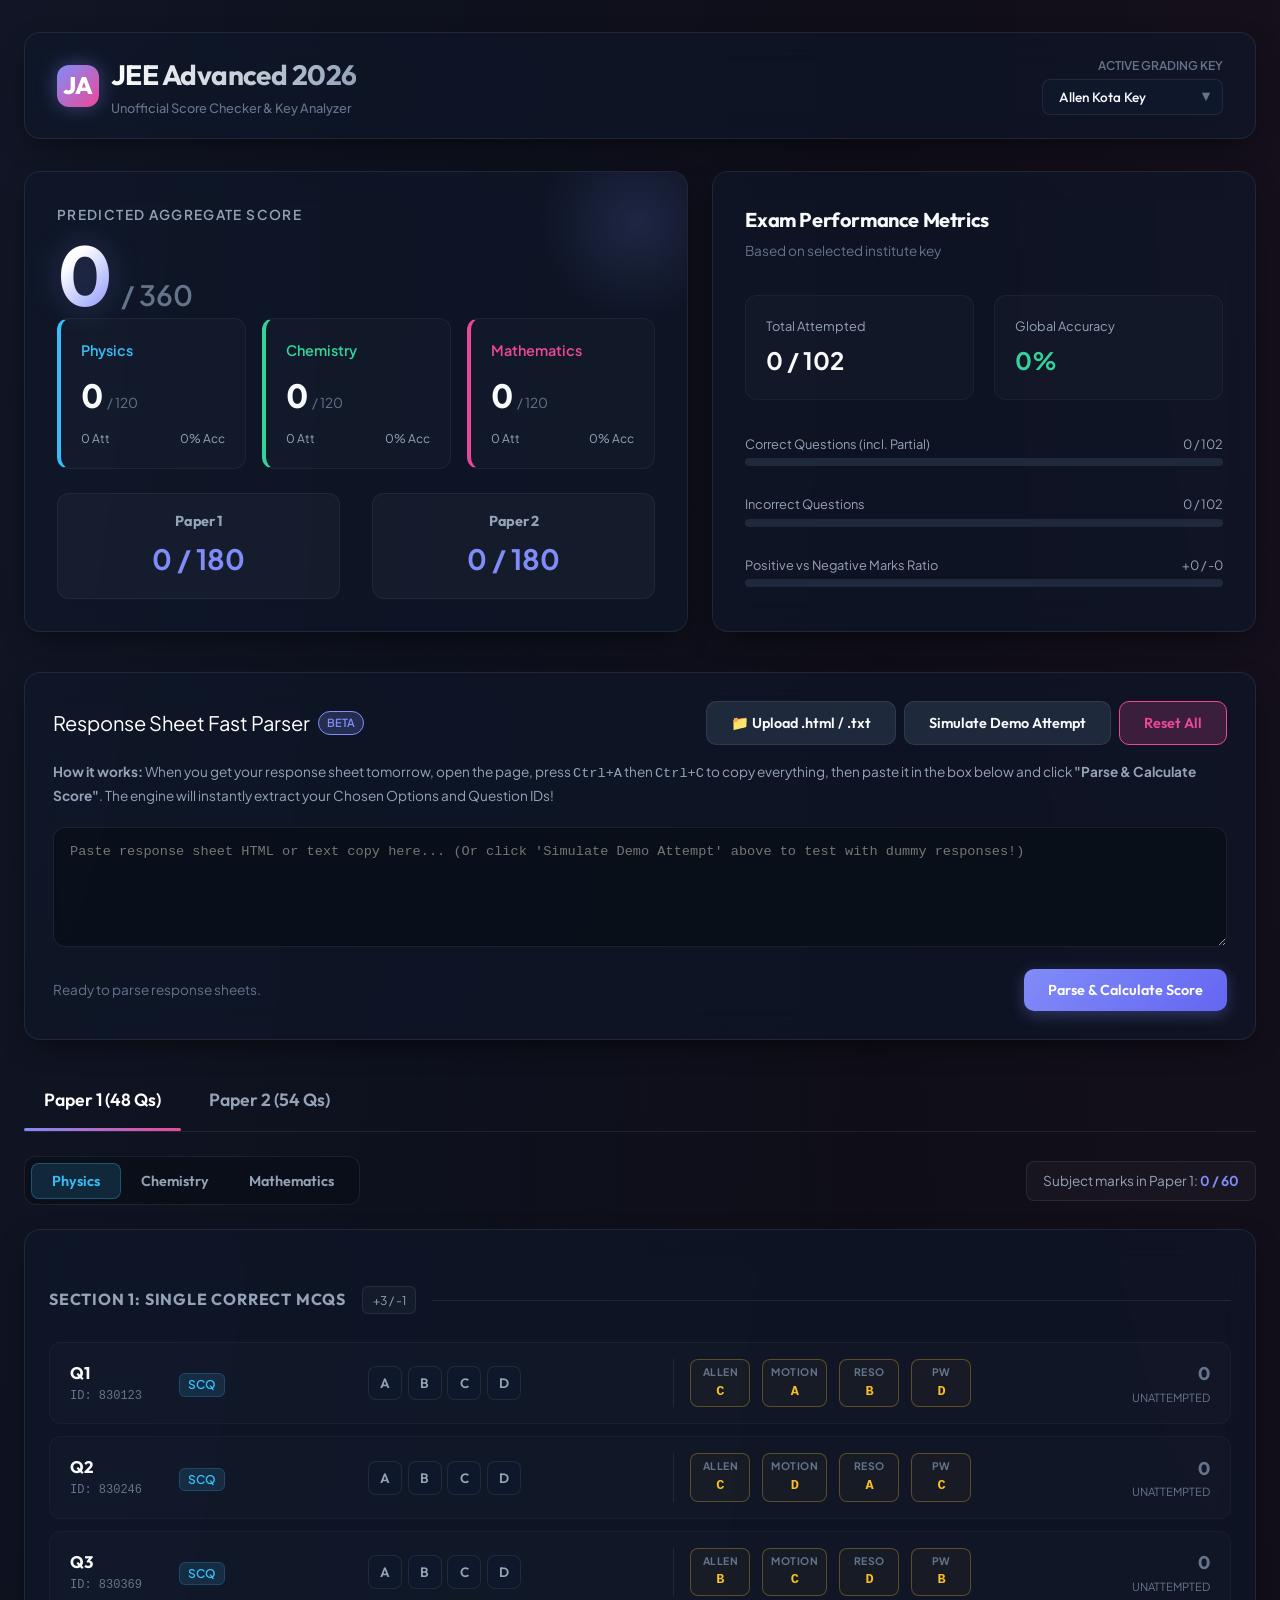
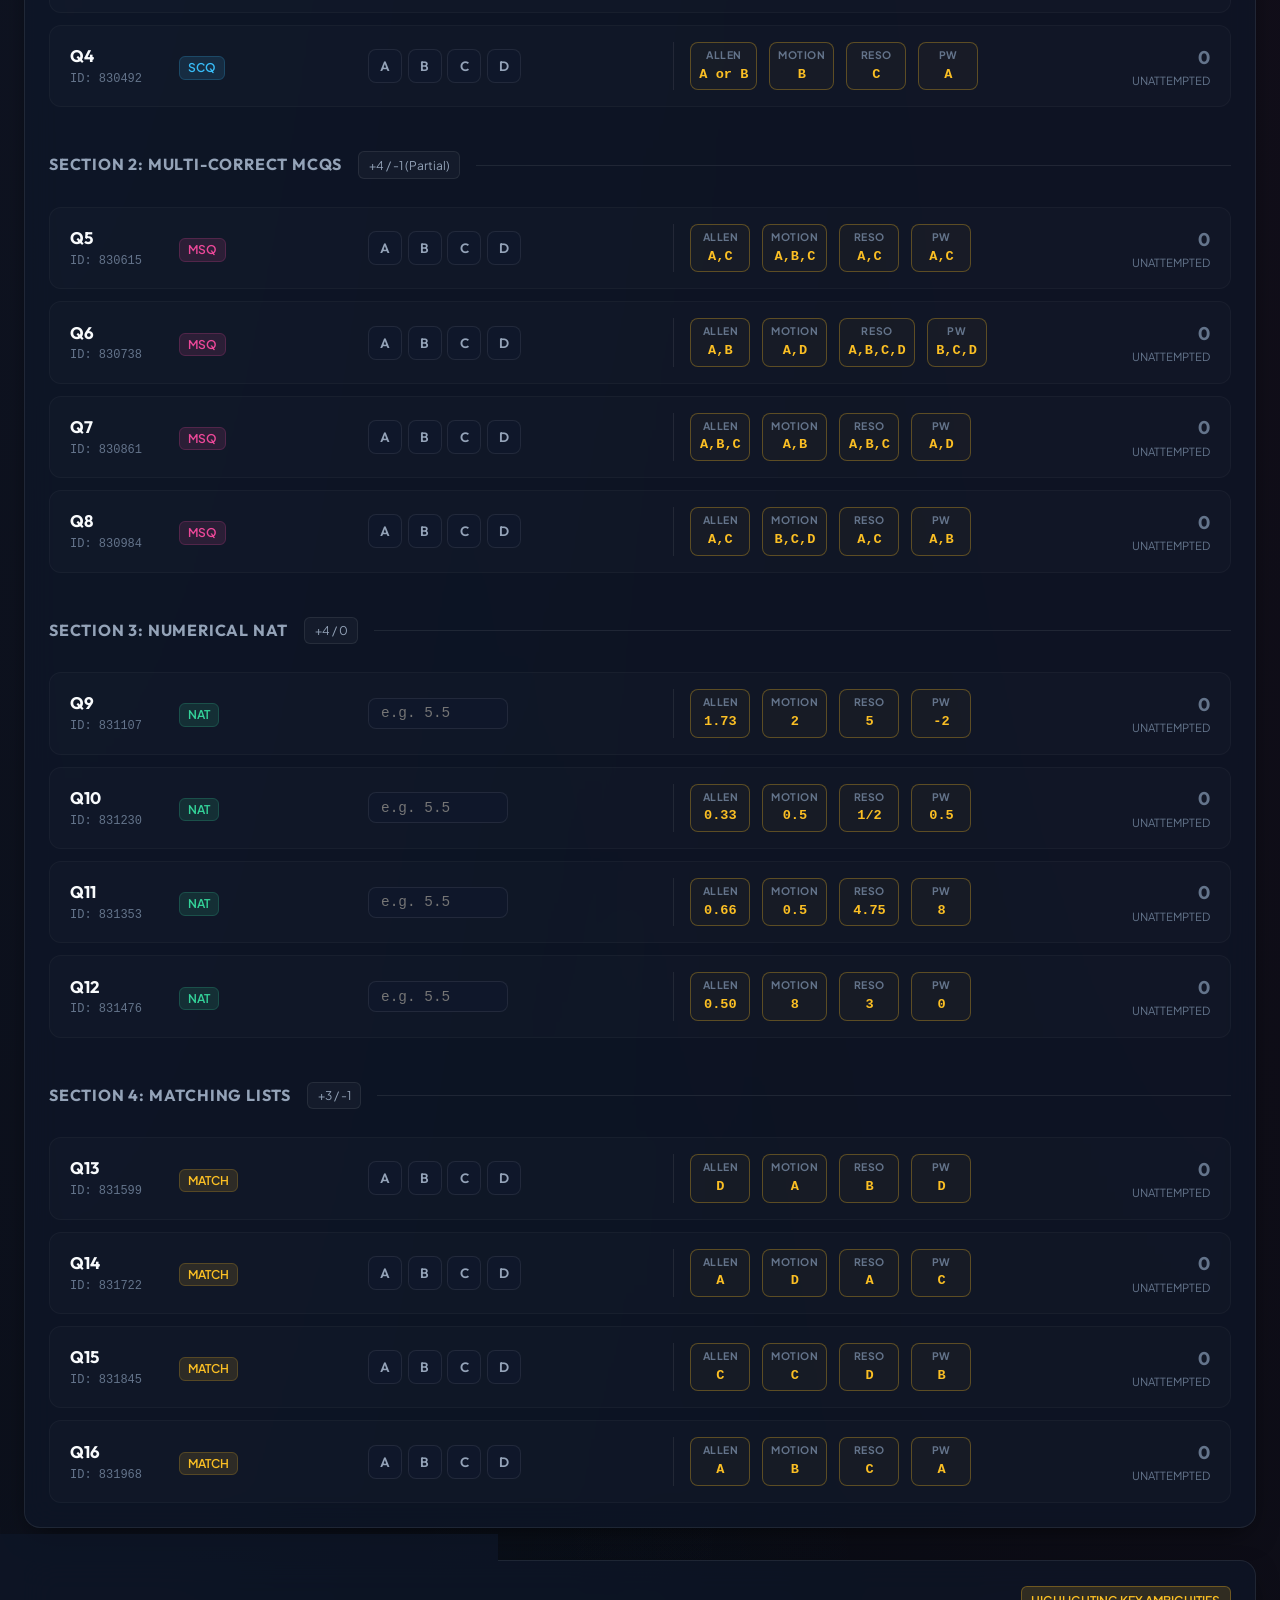
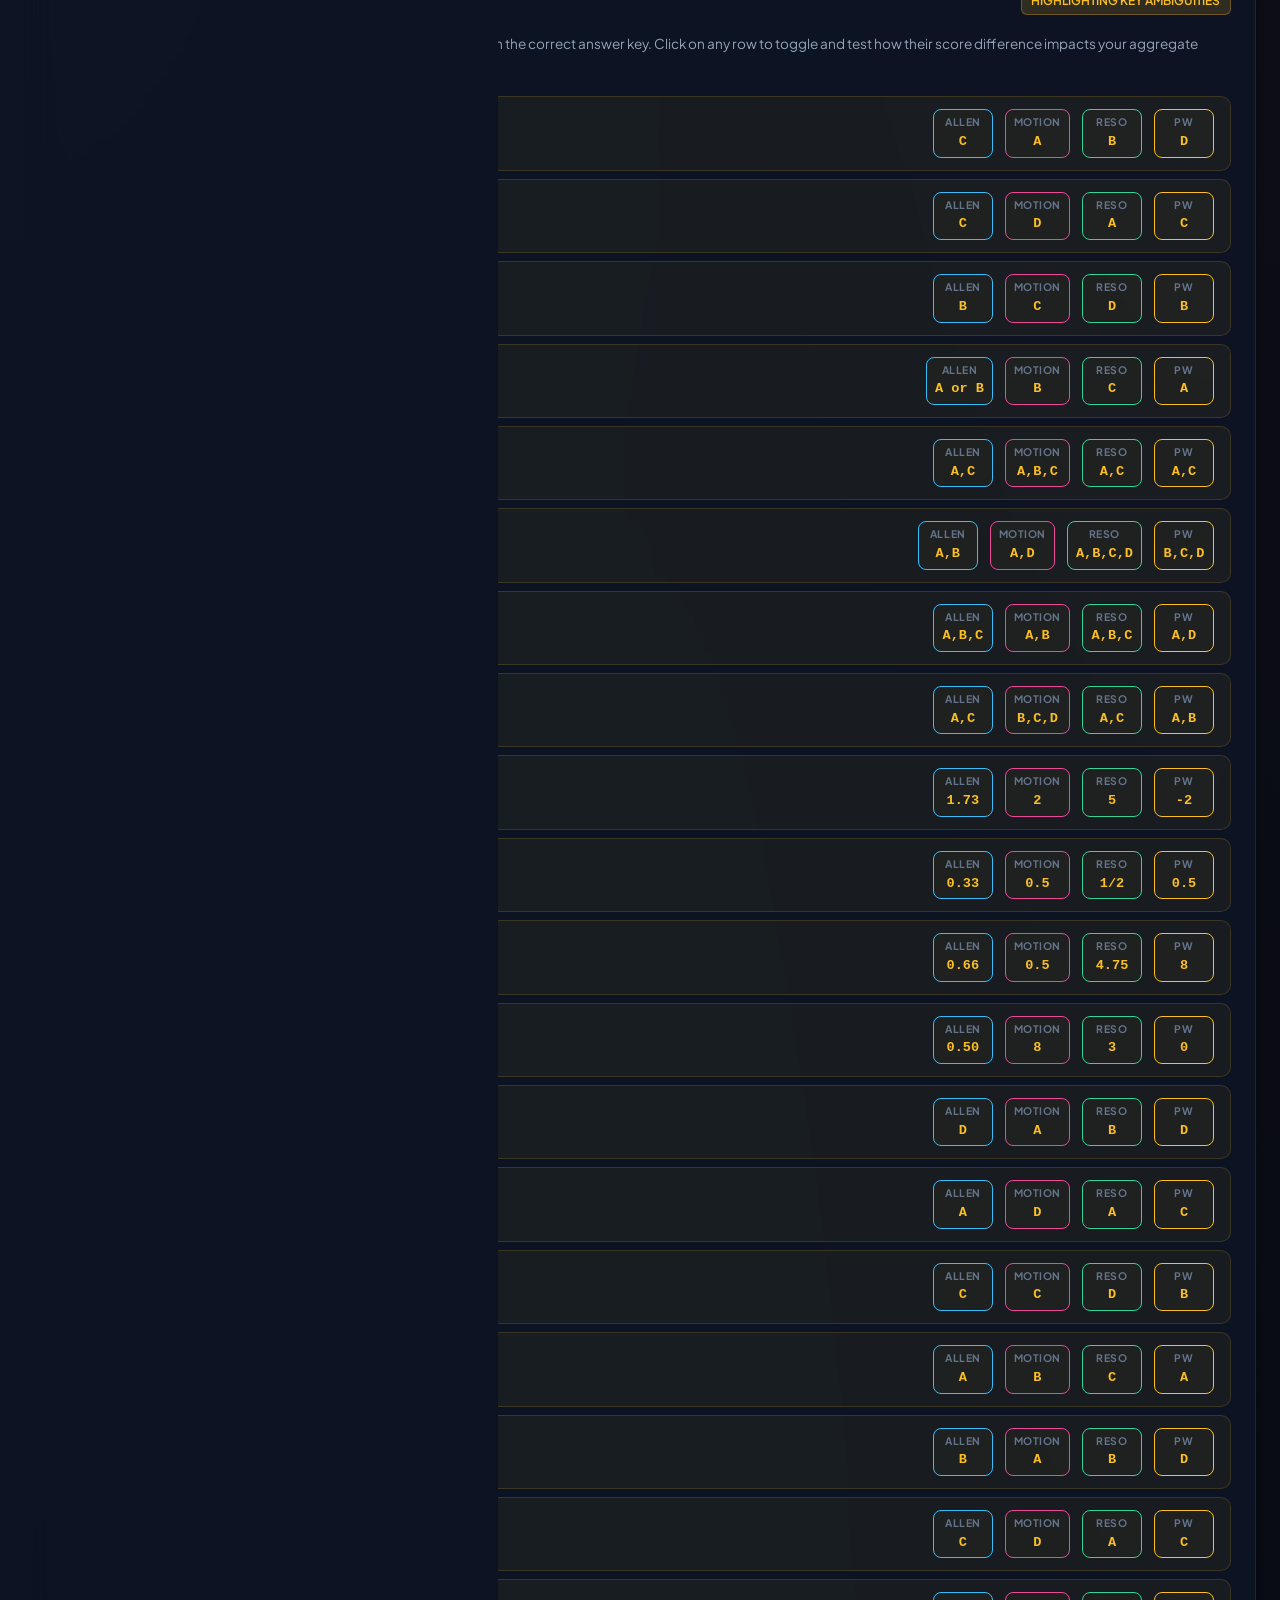
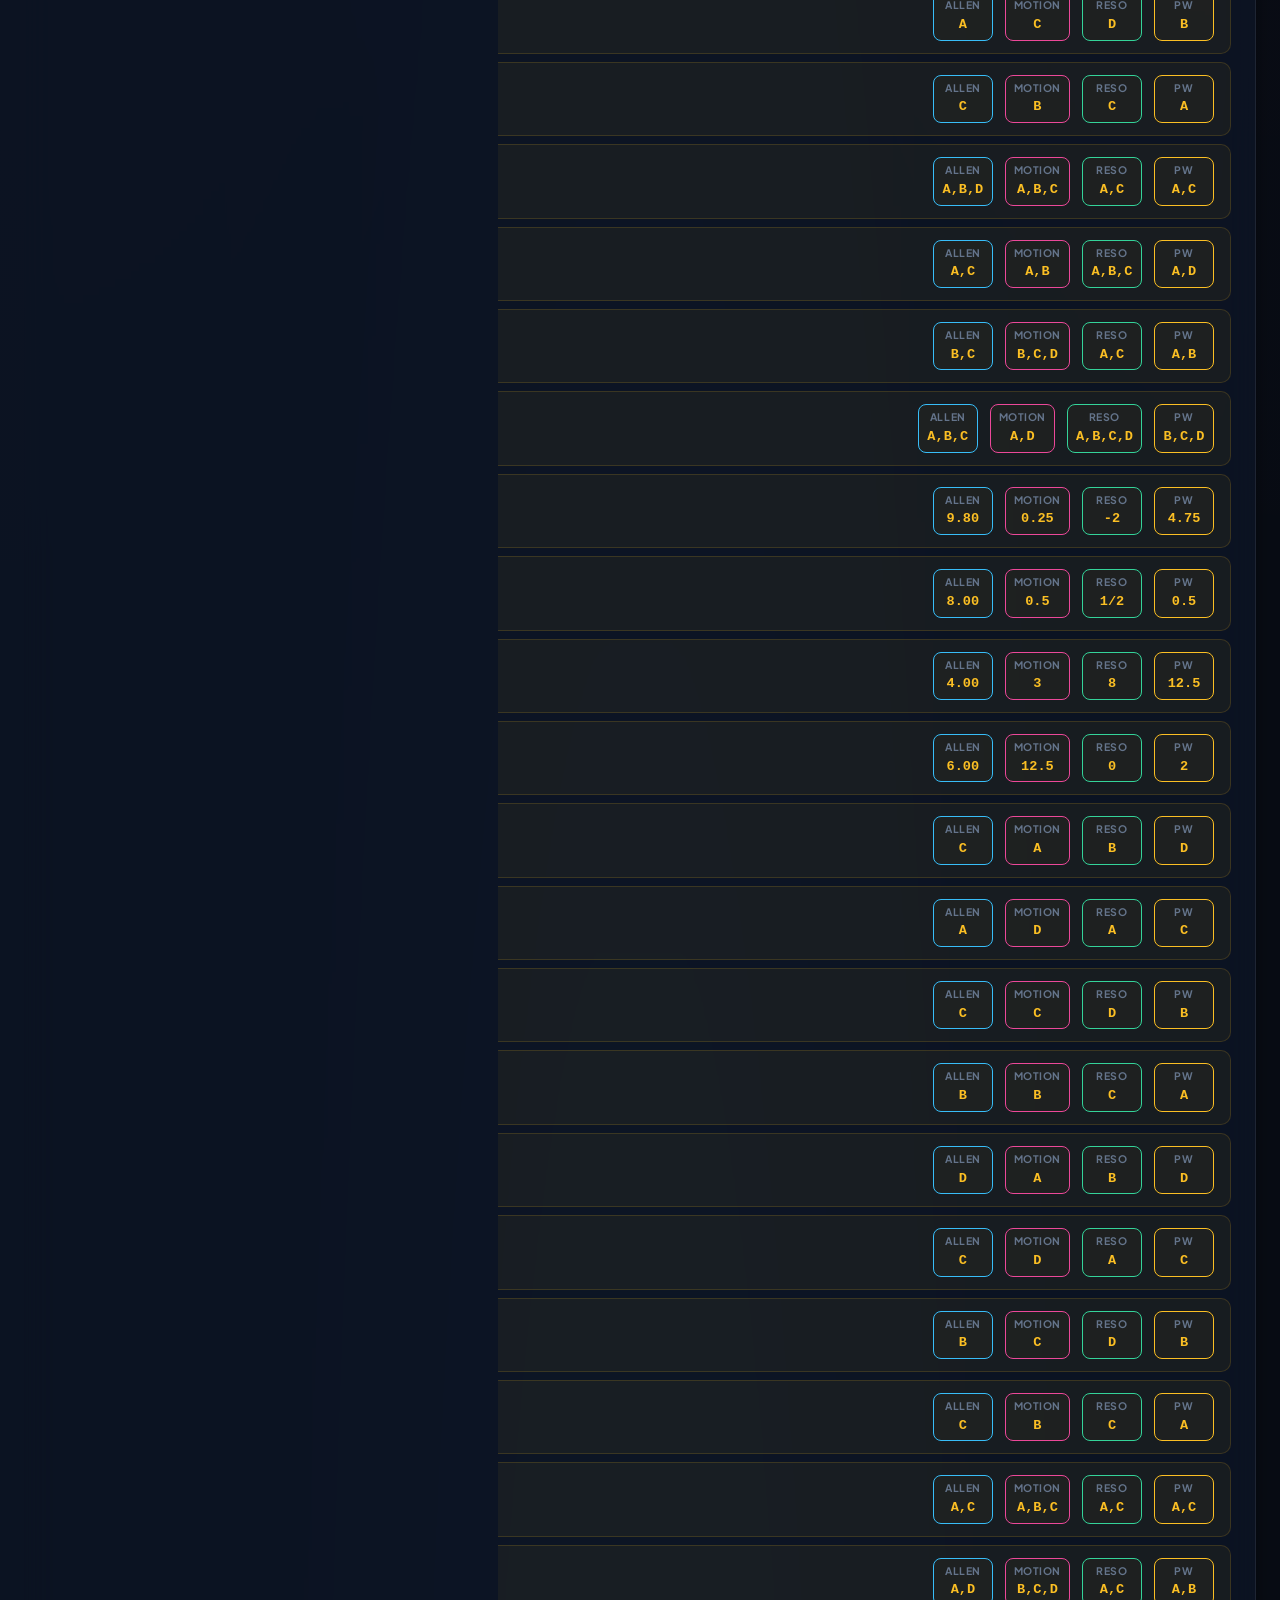
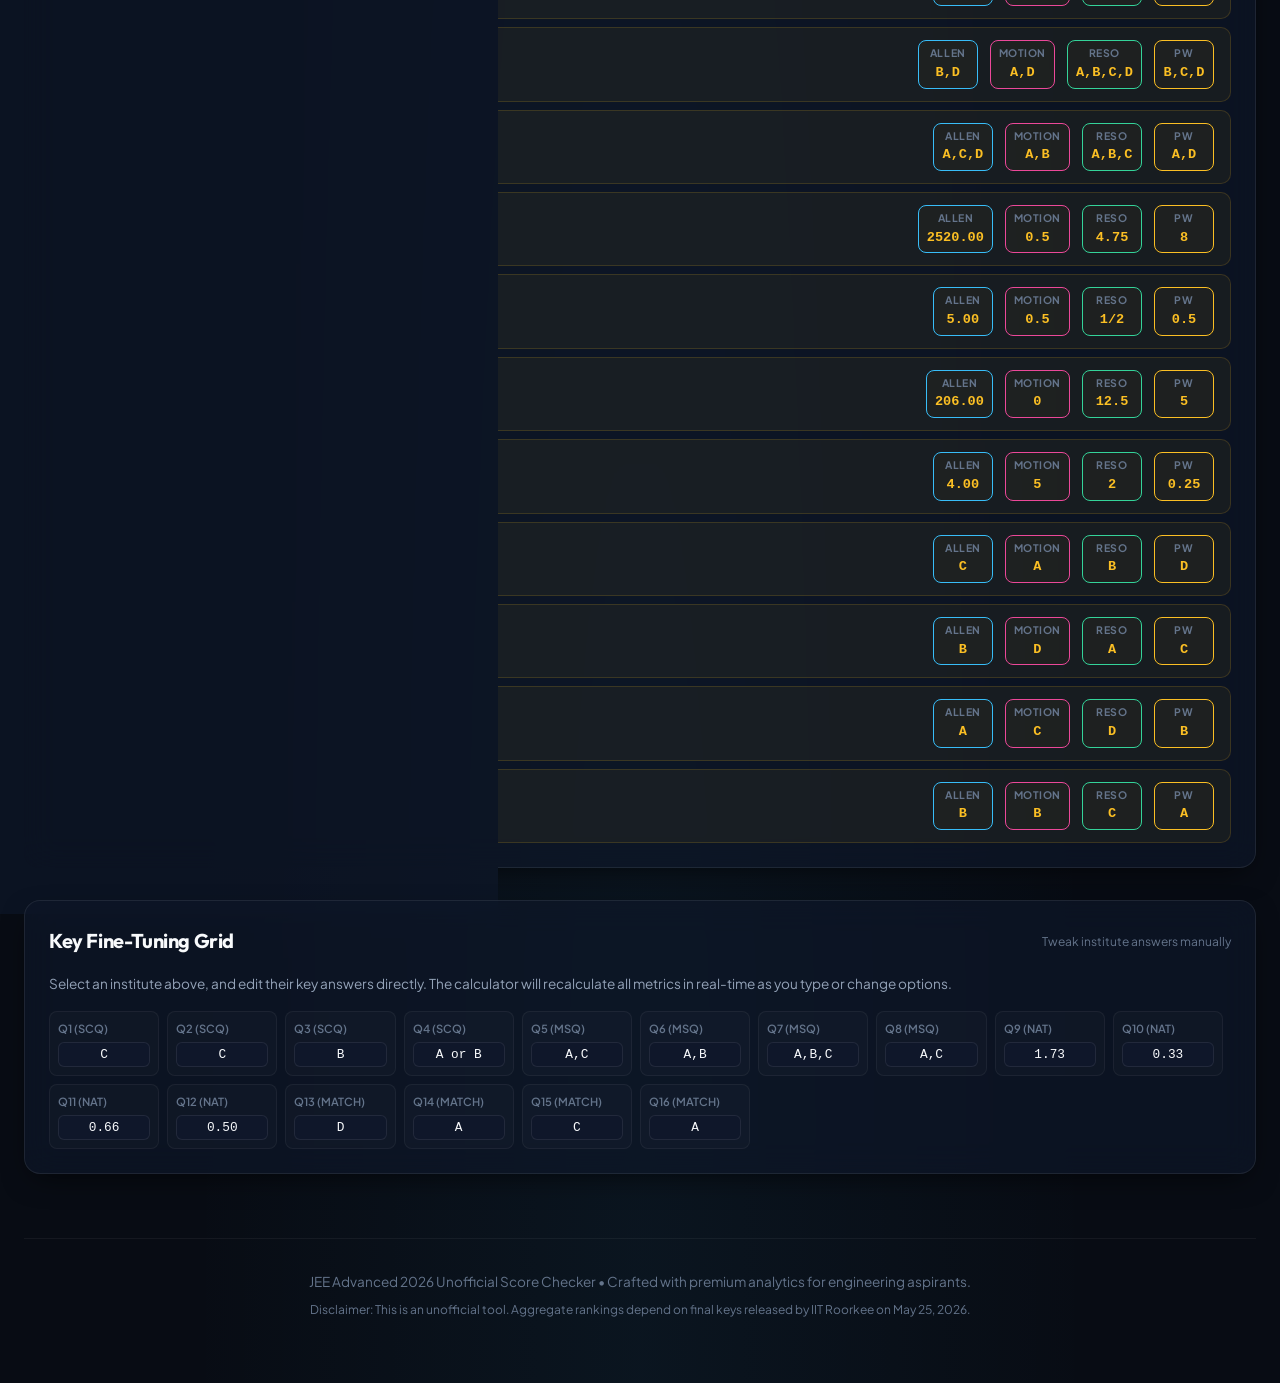
<file: index.html>
<!DOCTYPE html>
<html lang="en">
<head>
  <meta charset="UTF-8">
  <meta name="viewport" content="width=device-width, initial-scale=1.0">
  <title>JEE Advanced 2026 Score Checker & Calculator</title>
  <meta name="description" content="An advanced, premium score calculator for JEE Advanced 2026. Parse candidate response sheets and compare answers side-by-side across Allen, Motion, Resonance, and PW.">
  <link rel="stylesheet" href="styles.css">
</head>
<body>

  <div class="container">
    
    <!-- Header -->
    <header class="glass-panel" style="padding: 1.25rem 2rem; margin-bottom: 2rem;">
      <div class="logo-container">
        <div class="logo-icon">JA</div>
        <div class="logo-text">
          <h1>JEE Advanced 2026</h1>
          <p>Unofficial Score Checker & Key Analyzer</p>
        </div>
      </div>
      <div class="control-group">
        <div style="display: flex; flex-direction: column; align-items: flex-end;">
          <span style="font-size: 0.75rem; color: var(--text-muted); font-weight: 600;">ACTIVE GRADING KEY</span>
          <div class="select-wrapper" style="margin-top: 0.25rem;">
            <select id="institute-select" onchange="changeInstitute(this.value)">
              <option value="allen">Allen Kota Key</option>
              <option value="motion">Motion Education Key</option>
              <option value="resonance">Resonance Key</option>
              <option value="pw">Physics Wallah Key</option>
            </select>
          </div>
        </div>
      </div>
    </header>

    <!-- Dashboard Grid -->
    <div class="dashboard-grid">
      
      <!-- Huge Score Panel -->
      <div class="glass-panel score-hero-card">
        <div class="hero-stats-header">
          <div class="hero-title">Predicted Aggregate Score</div>
          <div class="total-score-display">
            <span class="huge-score" id="total-score">0</span>
            <span class="max-score">/ 360</span>
          </div>
        </div>

        <!-- Subject Scores -->
        <div class="subject-cards-grid">
          <div class="subject-mini-card physics">
            <span class="subj-name">Physics</span>
            <div class="subj-score-display">
              <span class="subj-score-num" id="phy-score">0</span>
              <span class="subj-score-max">/ 120</span>
            </div>
            <div class="subj-details">
              <span id="phy-attempts">0 Att</span>
              <span id="phy-accuracy">0% Acc</span>
            </div>
          </div>
          
          <div class="subject-mini-card chem">
            <span class="subj-name">Chemistry</span>
            <div class="subj-score-display">
              <span class="subj-score-num" id="chem-score">0</span>
              <span class="subj-score-max">/ 120</span>
            </div>
            <div class="subj-details">
              <span id="chem-attempts">0 Att</span>
              <span id="chem-accuracy">0% Acc</span>
            </div>
          </div>

          <div class="subject-mini-card math">
            <span class="subj-name">Mathematics</span>
            <div class="subj-score-display">
              <span class="subj-score-num" id="math-score">0</span>
              <span class="subj-score-max">/ 120</span>
            </div>
            <div class="subj-details">
              <span id="math-attempts">0 Att</span>
              <span id="math-accuracy">0% Acc</span>
            </div>
          </div>
        </div>

        <!-- Papers Breakdown -->
        <div class="papers-breakdown">
          <div class="paper-stat-box">
            <h4>Paper 1</h4>
            <div class="paper-score-val" id="p1-score-display">0 / 180</div>
          </div>
          <div class="paper-stat-box">
            <h4>Paper 2</h4>
            <div class="paper-score-val" id="p2-score-display">0 / 180</div>
          </div>
        </div>
      </div>

      <!-- Quick Metrics & Accuracy -->
      <div class="glass-panel analytics-card">
        <div class="analytics-header">
          <h2 style="font-size: 1.25rem; margin-bottom: 0.25rem;">Exam Performance Metrics</h2>
          <p style="color: var(--text-muted); font-size: 0.85rem;">Based on selected institute key</p>
        </div>

        <div class="metrics-row">
          <div class="metric-box">
            <span class="metric-label">Total Attempted</span>
            <span class="metric-value" id="metrics-attempted">0 / 102</span>
          </div>
          <div class="metric-box">
            <span class="metric-label">Global Accuracy</span>
            <span class="metric-value success" id="metrics-accuracy">0%</span>
          </div>
        </div>

        <div style="display: flex; flex-direction: column; gap: 1rem;">
          <div class="progress-group">
            <div class="progress-label-row">
              <span>Correct Questions (incl. Partial)</span>
              <span id="label-correct-questions">0 / 102</span>
            </div>
            <div class="progress-bar-outer">
              <div class="progress-bar-inner" id="bar-correct-questions" style="width: 0%; background: var(--accent-success);"></div>
            </div>
          </div>

          <div class="progress-group">
            <div class="progress-label-row">
              <span>Incorrect Questions</span>
              <span id="label-incorrect-questions">0 / 102</span>
            </div>
            <div class="progress-bar-outer">
              <div class="progress-bar-inner" id="bar-incorrect-questions" style="width: 0%; background: var(--accent-danger);"></div>
            </div>
          </div>

          <div class="progress-group">
            <div class="progress-label-row">
              <span>Positive vs Negative Marks Ratio</span>
              <span id="label-marks-ratio">+0 / -0</span>
            </div>
            <div class="progress-bar-outer" style="position: relative;">
              <div class="progress-bar-inner" id="bar-positive-marks" style="width: 0%; background: var(--accent-primary); border-radius: 99px 0 0 99px;"></div>
            </div>
          </div>
        </div>
      </div>

    </div>

    <!-- Response Sheet Parser Panel -->
    <div class="glass-panel parser-section">
      <div class="parser-header">
        <div class="parser-title">
          <span>Response Sheet Fast Parser</span>
          <span class="parser-badge">Beta</span>
        </div>
        <div style="display: flex; gap: 0.5rem; flex-wrap: wrap;">
          <input type="file" id="file-upload" accept=".html,.txt" onchange="handleFileUpload(this.files)" style="display: none;" />
          <button class="btn btn-secondary" onclick="document.getElementById('file-upload').click()">📁 Upload .html / .txt</button>
          <button class="btn btn-secondary" onclick="simulateUserAttempt()">Simulate Demo Attempt</button>
          <button class="btn btn-accent" onclick="clearUserResponses()">Reset All</button>
        </div>
      </div>
      <p class="parser-instructions">
        <strong>How it works:</strong> When you get your response sheet tomorrow, open the page, press <kbd>Ctrl+A</kbd> then <kbd>Ctrl+C</kbd> to copy everything, then paste it in the box below and click <strong>"Parse & Calculate Score"</strong>. The engine will instantly extract your Chosen Options and Question IDs!
      </p>
      <textarea id="parser-textarea" class="parser-textarea" placeholder="Paste response sheet HTML or text copy here... (Or click 'Simulate Demo Attempt' above to test with dummy responses!)"></textarea>
      
      <div class="parser-actions">
        <span style="font-size: 0.85rem; color: var(--text-muted);" id="parser-status">Ready to parse response sheets.</span>
        <button class="btn btn-primary" onclick="triggerParse()">Parse & Calculate Score</button>
      </div>
    </div>

    <!-- Main Workspace -->
    <div class="workspace-tabs">
      <button class="tab-btn active" id="paper1-tab" onclick="changePaper(1)">Paper 1 (48 Qs)</button>
      <button class="tab-btn" id="paper2-tab" onclick="changePaper(2)">Paper 2 (54 Qs)</button>
    </div>

    <!-- Subject Filters and View Controls -->
    <div class="subject-nav-row">
      <div class="subject-tabs">
        <button class="sub-tab-btn active physics" id="subj-physics" onclick="changeSubject('physics')">Physics</button>
        <button class="sub-tab-btn chem" id="subj-chemistry" onclick="changeSubject('chemistry')">Chemistry</button>
        <button class="sub-tab-btn math" id="subj-math" onclick="changeSubject('math')">Mathematics</button>
      </div>
      
      <div style="font-size: 0.85rem; color: var(--text-secondary); background: rgba(255,255,255,0.03); padding: 0.5rem 1rem; border-radius: 8px; border: 1px solid var(--glass-border);">
        Subject marks in <span id="current-paper-label">Paper 1</span>: <strong style="color: var(--accent-primary);" id="subject-marks-box">0 / 60</strong>
      </div>
    </div>

    <!-- Questions Workspace Grid -->
    <div class="glass-panel questions-workspace">
      <div class="question-grid" id="questions-container">
        <!-- Rendered dynamically by JavaScript -->
      </div>
    </div>

    <!-- Discrepancy Matrix -->
    <div class="glass-panel discrepancy-card">
      <div class="discrepancy-header">
        <h2 style="font-size: 1.25rem;">Coaching Institute Discrepancy Matrix</h2>
        <span style="font-size: 0.75rem; background: rgba(251, 191, 36, 0.15); border: 1px solid rgba(251, 191, 36, 0.3); color: var(--accent-warning); padding: 0.25rem 0.6rem; border-radius: 6px; font-weight: 600;">HIGHLIGHTING KEY AMBIGUITIES</span>
      </div>
      <p style="font-size: 0.85rem; color: var(--text-secondary); margin-bottom: 1.25rem;">
        These are questions where Allen, Motion, Resonance, or PW disagree on the correct answer key. Click on any row to toggle and test how their score difference impacts your aggregate marks.
      </p>
      <div class="disc-list" id="discrepancy-list-container">
        <!-- Dynamic list of discrepancies -->
      </div>
    </div>

    <!-- Bulk Key Editor -->
    <div class="glass-panel quick-key-editor">
      <div style="display: flex; justify-content: space-between; align-items: center; margin-bottom: 1rem;">
        <h2 style="font-size: 1.25rem;">Key Fine-Tuning Grid</h2>
        <span style="font-size: 0.75rem; color: var(--text-muted);">Tweak institute answers manually</span>
      </div>
      <p style="font-size: 0.85rem; color: var(--text-secondary);">
        Select an institute above, and edit their key answers directly. The calculator will recalculate all metrics in real-time as you type or change options.
      </p>
      <div class="grid-key-editor" id="key-editor-grid">
        <!-- Dynamic input items -->
      </div>
    </div>

    <!-- Footer -->
    <footer>
      <p>JEE Advanced 2026 Unofficial Score Checker • Crafted with premium analytics for engineering aspirants.</p>
      <p style="margin-top: 0.5rem; font-size: 0.75rem; color: var(--text-muted);">Disclaimer: This is an unofficial tool. Aggregate rankings depend on final keys released by IIT Roorkee on May 25, 2026.</p>
    </footer>

  </div>

  <!-- Scripts -->
  <script src="app.js"></script>
  <script>
    // UI Logic & DOM Interactions

    function updateUI() {
      // 1. Render Questions Grid for active Paper & Subject
      renderQuestions();

      // 2. Compute Active Paper details
      const paperTotals = computeAllScores();
      const cumulativeTotals = computeCumulativeScores();

      // 3. Update dashboard aggregate figures
      document.getElementById('total-score').innerText = cumulativeTotals.score;
      document.getElementById('p1-score-display').innerText = `${cumulativeTotals.paper1} / 180`;
      document.getElementById('p2-score-display').innerText = `${cumulativeTotals.paper2} / 180`;

      // Update Subject break-downs
      document.getElementById('phy-score').innerText = cumulativeTotals.physics;
      document.getElementById('chem-score').innerText = cumulativeTotals.chemistry;
      document.getElementById('math-score').innerText = cumulativeTotals.math;

      // Calculate subject attempts & accuracy
      const paperKey = state.activePaper === 1 ? 'paper1' : 'paper2';
      const qList = state.questionData[paperKey];

      // Physics
      const phyQs = state.questionData.paper1.filter(q => q.subject === 'physics').concat(state.questionData.paper2.filter(q => q.subject === 'physics'));
      const phyAtt = phyQs.filter(q => state.userResponses[q.num > 16 && q.num <= 18 ? 'paper2' : (q.id.startsWith('8') ? 'paper1' : 'paper2')][q.num] && state.userResponses[q.id.startsWith('8') ? 'paper1' : 'paper2'][q.num] !== '--').length;
      document.getElementById('phy-attempts').innerText = `${phyAtt} Att`;
      document.getElementById('phy-accuracy').innerText = phyAtt > 0 ? `${Math.round((phyQs.filter(q => q.currentStatus === 'correct' || q.currentStatus === 'partial').length / phyQs.filter(q => q.currentStatus && q.currentStatus !== 'unattempted').length) * 100 || 0)}% Acc` : '0% Acc';

      // Chemistry
      const chemQs = state.questionData.paper1.filter(q => q.subject === 'chemistry').concat(state.questionData.paper2.filter(q => q.subject === 'chemistry'));
      const chemAtt = chemQs.filter(q => state.userResponses[q.id.startsWith('8') ? 'paper1' : 'paper2'][q.num] && state.userResponses[q.id.startsWith('8') ? 'paper1' : 'paper2'][q.num] !== '--').length;
      document.getElementById('chem-attempts').innerText = `${chemAtt} Att`;
      document.getElementById('chem-accuracy').innerText = chemAtt > 0 ? `${Math.round((chemQs.filter(q => q.currentStatus === 'correct' || q.currentStatus === 'partial').length / chemQs.filter(q => q.currentStatus && q.currentStatus !== 'unattempted').length) * 100 || 0)}% Acc` : '0% Acc';

      // Math
      const mathQs = state.questionData.paper1.filter(q => q.subject === 'math').concat(state.questionData.paper2.filter(q => q.subject === 'math'));
      const mathAtt = mathQs.filter(q => state.userResponses[q.id.startsWith('8') ? 'paper1' : 'paper2'][q.num] && state.userResponses[q.id.startsWith('8') ? 'paper1' : 'paper2'][q.num] !== '--').length;
      document.getElementById('math-attempts').innerText = `${mathAtt} Att`;
      document.getElementById('math-accuracy').innerText = mathAtt > 0 ? `${Math.round((mathQs.filter(q => q.currentStatus === 'correct' || q.currentStatus === 'partial').length / mathQs.filter(q => q.currentStatus && q.currentStatus !== 'unattempted').length) * 100 || 0)}% Acc` : '0% Acc';

      // 4. Update secondary active labels
      const activePaperLabel = state.activePaper === 1 ? 'Paper 1' : 'Paper 2';
      document.getElementById('current-paper-label').innerText = activePaperLabel;

      let subMarks = 0;
      if (state.activeSubject === 'physics') subMarks = paperTotals.physicsScore;
      if (state.activeSubject === 'chemistry') subMarks = paperTotals.chemScore;
      if (state.activeSubject === 'math') subMarks = paperTotals.mathScore;
      document.getElementById('subject-marks-box').innerText = `${subMarks} / 60`;

      // 5. Update Quick Metrics Card
      document.getElementById('metrics-attempted').innerText = `${cumulativeTotals.attempted} / 102`;
      const globalAcc = cumulativeTotals.attempted > 0 ? Math.round((cumulativeTotals.correct / cumulativeTotals.attempted) * 100) : 0;
      document.getElementById('metrics-accuracy').innerText = `${globalAcc}%`;

      document.getElementById('label-correct-questions').innerText = `${cumulativeTotals.correct} / 102`;
      document.getElementById('bar-correct-questions').style.width = `${(cumulativeTotals.correct / 102) * 100}%`;

      document.getElementById('label-incorrect-questions').innerText = `${cumulativeTotals.incorrect} / 102`;
      document.getElementById('bar-incorrect-questions').style.width = `${(cumulativeTotals.incorrect / 102) * 100}%`;

      // Pos vs Neg ratio bar calculation
      const posMarks = paperTotals.positiveMarks;
      const negMarks = paperTotals.negativeMarks;
      document.getElementById('label-marks-ratio').innerText = `+${posMarks} / -${negMarks}`;
      const totalMarksRatio = posMarks + negMarks;
      document.getElementById('bar-positive-marks').style.width = totalMarksRatio > 0 ? `${(posMarks / totalMarksRatio) * 100}%` : '0%';

      // 6. Render Discrepancies Matrix
      renderDiscrepancies();

      // 7. Render Bulk Editor
      renderBulkKeyEditor();
      
      // Save state to keep values persisted
      saveStateToLocalStorage();
    }

    function renderQuestions() {
      const container = document.getElementById('questions-container');
      container.innerHTML = '';

      const paperKey = state.activePaper === 1 ? 'paper1' : 'paper2';
      const questions = state.questionData[paperKey].filter(q => q.subject === state.activeSubject);
      const activeKey = state.instituteKeys[paperKey][state.activeInstitute];
      const userRespMap = state.userResponses[paperKey];

      // Group questions by SectionLabel
      const sections = {};
      questions.forEach(q => {
        if (!sections[q.sectionLabel]) sections[q.sectionLabel] = [];
        sections[q.sectionLabel].push(q);
      });

      Object.keys(sections).forEach(label => {
        // Render section divider
        const div = document.createElement('div');
        div.className = 'section-divider';
        div.innerHTML = `<h3>${label}</h3> <span class="section-marking-badge">${sections[label][0].marksLabel}</span>`;
        container.appendChild(div);

        // Render each question card
        sections[label].forEach(q => {
          const userResp = userRespMap[q.num] || '--';
          const correctAns = activeKey[q.num] || '';
          
          const card = document.createElement('div');
          card.className = 'question-card';

          // Score details
          const score = q.currentScore !== undefined ? q.currentScore : 0;
          const status = q.currentStatus || 'unattempted';
          let scoreClass = 'neutral';
          if (status === 'correct' || status === 'partial') scoreClass = 'positive';
          if (status === 'incorrect') scoreClass = 'negative';

          const scoreHtml = `
            <div class="q-score-box">
              <span class="q-score-num ${scoreClass}">${score > 0 ? '+' + score : score}</span>
              <span class="q-status-text">${status.toUpperCase()}</span>
            </div>
          `;

          // Options Selector (depending on QType)
          let selectorHtml = '';
          if (q.type === Q_TYPES.SCQ || q.type === Q_TYPES.MATCH) {
            selectorHtml = `
              <div class="options-selector-container">
                ${['A', 'B', 'C', 'D'].map(opt => {
                  const isSel = userResp === opt;
                  return `<button class="opt-btn ${isSel ? 'selected' : ''}" onclick="selectOption(${q.num}, '${opt}')">${opt}</button>`;
                }).join('')}
              </div>
            `;
          } else if (q.type === Q_TYPES.MSQ) {
            const userOptsList = userResp !== '--' ? userResp.split(',') : [];
            selectorHtml = `
              <div class="options-selector-container">
                ${['A', 'B', 'C', 'D'].map(opt => {
                  const isSel = userOptsList.includes(opt);
                  return `<button class="opt-btn ${isSel ? 'selected correct' : ''}" onclick="toggleMsqOption(${q.num}, '${opt}')">${opt}</button>`;
                }).join('')}
              </div>
            `;
          } else if (q.type === Q_TYPES.NAT || q.type === Q_TYPES.PARA) {
            selectorHtml = `
              <div>
                <input type="text" class="nat-input" placeholder="e.g. 5.5" value="${userResp === '--' ? '' : userResp}" onchange="setNatValue(${q.num}, this.value)" />
              </div>
            `;
          }

          // Side-by-side Keys
          const allenAns = state.instituteKeys[paperKey].allen[q.num] || '--';
          const motionAns = state.instituteKeys[paperKey].motion[q.num] || '--';
          const resonanceAns = state.instituteKeys[paperKey].resonance[q.num] || '--';
          const pwAns = state.instituteKeys[paperKey].pw[q.num] || '--';

          const keysDiff = new Set([allenAns, motionAns, resonanceAns, pwAns].filter(Boolean)).size > 1;

          const keysHtml = `
            <div class="institute-keys-comparison">
              <div class="key-pill ${state.activeInstitute === 'allen' ? 'active' : ''} ${keysDiff ? 'discrepancy' : ''}" title="Allen Kota Answer">
                <span class="inst-name">Allen</span>
                <span class="inst-key">${allenAns}</span>
              </div>
              <div class="key-pill ${state.activeInstitute === 'motion' ? 'active' : ''} ${keysDiff ? 'discrepancy' : ''}" title="Motion Answer">
                <span class="inst-name">Motion</span>
                <span class="inst-key">${motionAns}</span>
              </div>
              <div class="key-pill ${state.activeInstitute === 'resonance' ? 'active' : ''} ${keysDiff ? 'discrepancy' : ''}" title="Resonance Answer">
                <span class="inst-name">Reso</span>
                <span class="inst-key">${resonanceAns}</span>
              </div>
              <div class="key-pill ${state.activeInstitute === 'pw' ? 'active' : ''} ${keysDiff ? 'discrepancy' : ''}" title="PW Answer">
                <span class="inst-name">PW</span>
                <span class="inst-key">${pwAns}</span>
              </div>
            </div>
          `;

          card.innerHTML = `
            <div class="q-number">
              <span>Q${q.num}</span>
              <span class="q-id">ID: ${q.id}</span>
            </div>
            <div>
              <span class="q-type-badge ${q.type}">${q.type.toUpperCase()}</span>
            </div>
            ${selectorHtml}
            ${keysHtml}
            ${scoreHtml}
          `;

          container.appendChild(card);
        });
      });
    }

    function renderDiscrepancies() {
      const container = document.getElementById('discrepancy-list-container');
      container.innerHTML = '';

      const discList = findDiscrepancies();

      if (discList.length === 0) {
        container.innerHTML = `<div style="text-align: center; color: var(--text-muted); font-size: 0.9rem; padding: 1rem;">No discrepancies found for this paper! All institutes agree perfectly.</div>`;
        return;
      }

      discList.forEach(item => {
        const row = document.createElement('div');
        row.className = 'disc-item';
        row.style.cursor = 'pointer';
        row.onclick = () => {
          changeSubject(item.subject);
          // Scroll to question
          const cards = document.getElementsByClassName('q-number');
          for (let c of cards) {
            if (c.innerText.includes(`Q${item.num}`)) {
              c.scrollIntoView({ behavior: 'smooth', block: 'center' });
              break;
            }
          }
        };

        row.innerHTML = `
          <div class="disc-details">
            <span class="disc-q-num">Q${item.num} (${item.subject.toUpperCase()})</span>
            <span style="font-size: 0.75rem; background: rgba(255,255,255,0.05); padding: 0.1rem 0.4rem; border-radius: 4px; border: 1px solid var(--glass-border);">${item.type.toUpperCase()}</span>
          </div>
          <div class="institute-keys-comparison" style="border: none; padding: 0;">
            <div class="key-pill discrepancy" style="border-color: var(--accent-physics);"><span class="inst-name">Allen</span><span class="inst-key">${item.allen}</span></div>
            <div class="key-pill discrepancy" style="border-color: var(--accent-math);"><span class="inst-name">Motion</span><span class="inst-key">${item.motion}</span></div>
            <div class="key-pill discrepancy" style="border-color: var(--accent-chem);"><span class="inst-name">Reso</span><span class="inst-key">${item.resonance}</span></div>
            <div class="key-pill discrepancy" style="border-color: var(--accent-warning);"><span class="inst-name">PW</span><span class="inst-key">${item.pw}</span></div>
          </div>
        `;

        container.appendChild(row);
      });
    }

    function renderBulkKeyEditor() {
      const container = document.getElementById('key-editor-grid');
      container.innerHTML = '';

      const paperKey = state.activePaper === 1 ? 'paper1' : 'paper2';
      const questions = state.questionData[paperKey].filter(q => q.subject === state.activeSubject);
      const activeKey = state.instituteKeys[paperKey][state.activeInstitute];

      questions.forEach(q => {
        const val = activeKey[q.num] || '';
        
        const box = document.createElement('div');
        box.className = 'editor-q-box';

        box.innerHTML = `
          <span class="editor-q-label">Q${q.num} (${q.type.toUpperCase()})</span>
          <input type="text" class="editor-q-input" value="${val}" oninput="updateKeyDirectly(${q.num}, this.value)" placeholder="Key" />
        `;

        container.appendChild(box);
      });
    }

    // Interactive Actions

    function changePaper(paperNum) {
      state.activePaper = paperNum;
      document.getElementById('paper1-tab').classList.toggle('active', paperNum === 1);
      document.getElementById('paper2-tab').classList.toggle('active', paperNum === 2);
      
      // Update active subject to remain correct for number of questions
      updateUI();
    }

    function changeSubject(subName) {
      state.activeSubject = subName;
      document.getElementById('subj-physics').classList.toggle('active', subName === 'physics');
      document.getElementById('subj-chemistry').classList.toggle('active', subName === 'chemistry');
      document.getElementById('subj-math').classList.toggle('active', subName === 'math');
      updateUI();
    }

    function changeInstitute(instName) {
      state.activeInstitute = instName;
      updateUI();
    }

    function selectOption(qNum, optVal) {
      const paperKey = state.activePaper === 1 ? 'paper1' : 'paper2';
      const current = state.userResponses[paperKey][qNum];
      
      if (current === optVal) {
        state.userResponses[paperKey][qNum] = '--'; // Deselect
      } else {
        state.userResponses[paperKey][qNum] = optVal;
      }
      updateUI();
    }

    function toggleMsqOption(qNum, optVal) {
      const paperKey = state.activePaper === 1 ? 'paper1' : 'paper2';
      const current = state.userResponses[paperKey][qNum] || '--';
      let opts = current !== '--' ? current.split(',').map(x => x.trim()).filter(Boolean) : [];

      if (opts.includes(optVal)) {
        opts = opts.filter(x => x !== optVal);
      } else {
        opts.push(optVal);
      }

      // Sort alphabetically to maintain formatting
      opts.sort();

      state.userResponses[paperKey][qNum] = opts.length > 0 ? opts.join(',') : '--';
      updateUI();
    }

    function setNatValue(qNum, val) {
      const paperKey = state.activePaper === 1 ? 'paper1' : 'paper2';
      state.userResponses[paperKey][qNum] = val.trim() !== '' ? val.trim() : '--';
      updateUI();
    }

    function updateKeyDirectly(qNum, val) {
      const paperKey = state.activePaper === 1 ? 'paper1' : 'paper2';
      state.instituteKeys[paperKey][state.activeInstitute][qNum] = val;
      updateUI();
    }

    // Trigger Parse of response sheets
    function triggerParse() {
      const txt = document.getElementById('parser-textarea').value;
      if (!txt || txt.trim() === '') {
        alert('Please paste some response sheet text or HTML first!');
        return;
      }

      const parsedCount = parseResponseSheet(txt);
      
      if (parsedCount > 0) {
        document.getElementById('parser-status').innerHTML = `<span style="color: var(--accent-success); font-weight: 600;">Successfully parsed ${parsedCount} responses for Paper ${state.activePaper}!</span>`;
        updateUI();
      } else {
        document.getElementById('parser-status').innerHTML = `<span style="color: var(--accent-danger);">No matches found. Make sure the pasted text contains Question ID and Chosen Option details.</span>`;
      }
    }

    // Simulate complete mock exam attempt
    function simulateUserAttempt() {
      const paperKey = state.activePaper === 1 ? 'paper1' : 'paper2';
      const questions = state.questionData[paperKey];
      const activeKey = state.instituteKeys[paperKey][state.activeInstitute];

      questions.forEach(q => {
        // Attempt 80% of questions randomly
        if (Math.random() < 0.8) {
          const keyAns = activeKey[q.num] || '';
          if (q.type === Q_TYPES.SCQ || q.type === Q_TYPES.MATCH) {
            // 75% chance correct, 25% incorrect
            if (Math.random() < 0.75) {
              state.userResponses[paperKey][q.num] = keyAns;
            } else {
              const choices = ['A', 'B', 'C', 'D'].filter(x => x !== keyAns);
              state.userResponses[paperKey][q.num] = choices[Math.floor(Math.random() * choices.length)];
            }
          } else if (q.type === Q_TYPES.MSQ) {
            // Simulate correct or partial correct response
            if (Math.random() < 0.65) {
              state.userResponses[paperKey][q.num] = keyAns;
            } else {
              const opts = keyAns.split(',');
              if (opts.length > 1 && Math.random() < 0.5) {
                // partial correct
                state.userResponses[paperKey][q.num] = opts.slice(0, opts.length - 1).join(',');
              } else {
                state.userResponses[paperKey][q.num] = 'D'; // random single
              }
            }
          } else if (q.type === Q_TYPES.NAT || q.type === Q_TYPES.PARA) {
            // 70% chance correct
            if (Math.random() < 0.7) {
              state.userResponses[paperKey][q.num] = keyAns;
            } else {
              const numVal = parseFloat(keyAns);
              state.userResponses[paperKey][q.num] = isNaN(numVal) ? '5' : (numVal + 1).toString();
            }
          }
        } else {
          state.userResponses[paperKey][q.num] = '--'; // Leave unattempted
        }
      });

      document.getElementById('parser-status').innerHTML = `<span style="color: var(--accent-success); font-weight: 600;">Simulated attempt successfully populated for Paper ${state.activePaper}!</span>`;
      updateUI();
    }

    function clearUserResponses() {
      if (confirm('Are you sure you want to clear all marked responses for Paper 1 & Paper 2?')) {
        state.userResponses.paper1 = {};
        state.userResponses.paper2 = {};
        document.getElementById('parser-textarea').value = '';
        document.getElementById('parser-status').innerText = 'Cleared all responses.';
        updateUI();
      }
    }

    function handleFileUpload(files) {
      if (files.length === 0) return;
      const file = files[0];
      const reader = new FileReader();
      reader.onload = function(e) {
        const text = e.target.result;
        document.getElementById('parser-textarea').value = text;
        const parsedCount = parseResponseSheet(text);
        
        if (parsedCount > 0) {
          document.getElementById('parser-status').innerHTML = `<span style="color: var(--accent-success); font-weight: 600;">Successfully parsed ${parsedCount} responses from uploaded file!</span>`;
          updateUI();
        } else {
          document.getElementById('parser-status').innerHTML = `<span style="color: var(--accent-danger);">Could not extract responses. Ensure it is a valid JEE Advanced Response Sheet HTML or text.</span>`;
        }
      };
      reader.readAsText(file);
    }

    // Initialize UI on load
    window.onload = function() {
      updateUI();
    };
  </script>
</body>
</html>
</file>
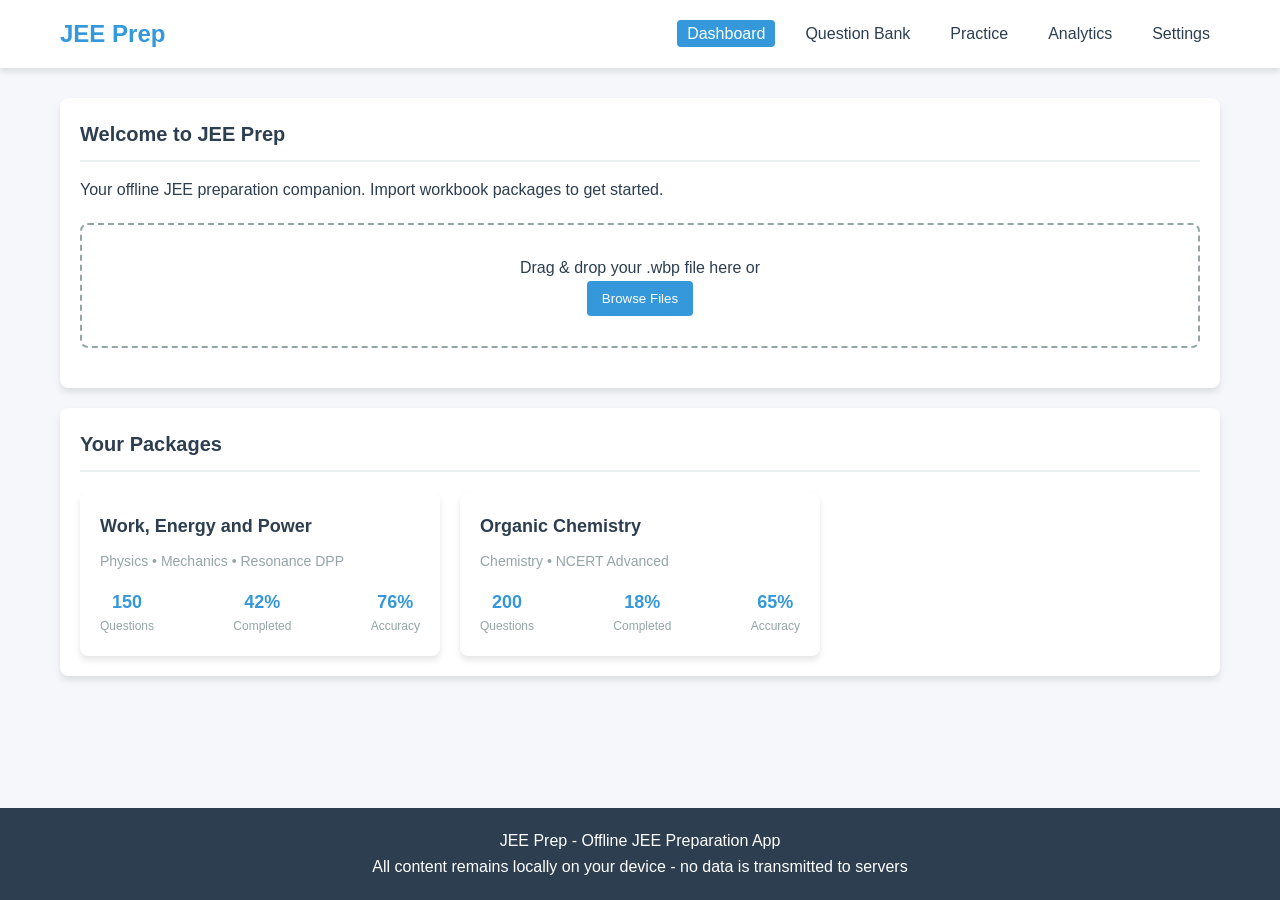
<file: question-scraper-extension/JEE PREP V1.1.html>
<!DOCTYPE html>
<html lang="en">
<head>
    <meta charset="UTF-8">
    <meta name="viewport" content="width=device-width, initial-scale=1.0">
    <title>JEE Prep - Offline Preparation App</title>
    <style>
        :root {
            --primary: #3498db;
            --secondary: #2ecc71;
            --accent: #e74c3c;
            --dark: #2c3e50;
            --light: #ecf0f1;
            --gray: #95a5a6;
            --shadow: 0 4px 6px rgba(0, 0, 0, 0.1);
        }
        
        * {
            margin: 0;
            padding: 0;
            box-sizing: border-box;
            font-family: 'Segoe UI', Tahoma, Geneva, Verdana, sans-serif;
        }
        
        body {
            background-color: #f5f7fa;
            color: var(--dark);
            line-height: 1.6;
        }
        
        .container {
            max-width: 1200px;
            margin: 0 auto;
            padding: 0 20px;
        }
        
        header {
            background-color: white;
            box-shadow: var(--shadow);
            position: sticky;
            top: 0;
            z-index: 100;
        }
        
        .header-content {
            display: flex;
            justify-content: space-between;
            align-items: center;
            padding: 15px 0;
        }
        
        .logo {
            font-size: 24px;
            font-weight: bold;
            color: var(--primary);
        }
        
        nav ul {
            display: flex;
            list-style: none;
        }
        
        nav li {
            margin-left: 20px;
        }
        
        nav a {
            text-decoration: none;
            color: var(--dark);
            font-weight: 500;
            padding: 5px 10px;
            border-radius: 4px;
            transition: all 0.3s ease;
        }
        
        nav a:hover, nav a.active {
            background-color: var(--primary);
            color: white;
        }
        
        .main-content {
            padding: 30px 0;
            min-height: calc(100vh - 160px);
        }
        
        .view {
            display: none;
        }
        
        .view.active {
            display: block;
        }
        
        .card {
            background-color: white;
            border-radius: 8px;
            box-shadow: var(--shadow);
            padding: 20px;
            margin-bottom: 20px;
        }
        
        .card-title {
            font-size: 20px;
            margin-bottom: 15px;
            color: var(--dark);
            border-bottom: 2px solid var(--light);
            padding-bottom: 10px;
        }
        
        .btn {
            padding: 10px 15px;
            border: none;
            border-radius: 4px;
            cursor: pointer;
            font-weight: 500;
            transition: all 0.3s ease;
        }
        
        .btn-primary {
            background-color: var(--primary);
            color: white;
        }
        
        .btn-primary:hover {
            background-color: #2980b9;
        }
        
        .btn-secondary {
            background-color: var(--secondary);
            color: white;
        }
        
        .btn-secondary:hover {
            background-color: #27ae60;
        }
        
        .btn-accent {
            background-color: var(--accent);
            color: white;
        }
        
        .btn-accent:hover {
            background-color: #c0392b;
        }
        
        .file-drop-area {
            border: 2px dashed var(--gray);
            border-radius: 8px;
            padding: 30px;
            text-align: center;
            margin: 20px 0;
            transition: all 0.3s ease;
        }
        
        .file-drop-area.highlight {
            border-color: var(--primary);
            background-color: rgba(52, 152, 219, 0.1);
        }
        
        .package-grid {
            display: grid;
            grid-template-columns: repeat(auto-fill, minmax(300px, 1fr));
            gap: 20px;
            margin-top: 20px;
        }
        
        .package-card {
            background-color: white;
            border-radius: 8px;
            box-shadow: var(--shadow);
            padding: 20px;
            position: relative;
            transition: transform 0.3s ease;
        }
        
        .package-card:hover {
            transform: translateY(-5px);
        }
        
        .package-title {
            font-size: 18px;
            font-weight: bold;
            margin-bottom: 10px;
        }
        
        .package-meta {
            color: var(--gray);
            font-size: 14px;
            margin-bottom: 15px;
        }
        
        .package-stats {
            display: flex;
            justify-content: space-between;
            margin-top: 15px;
        }
        
        .stat {
            text-align: center;
        }
        
        .stat-value {
            font-size: 18px;
            font-weight: bold;
            color: var(--primary);
        }
        
        .stat-label {
            font-size: 12px;
            color: var(--gray);
        }
        
        .question-container {
            margin-bottom: 30px;
        }
        
        .question-text {
            font-size: 18px;
            margin-bottom: 20px;
            line-height: 1.6;
        }
        
        .options-list {
            list-style: none;
        }
        
        .option-item {
            padding: 12px 15px;
            margin-bottom: 10px;
            background-color: var(--light);
            border-radius: 4px;
            cursor: pointer;
            transition: all 0.3s ease;
        }
        
        .option-item:hover {
            background-color: #dfe6e9;
        }
        
        .option-item.selected {
            background-color: var(--primary);
            color: white;
        }
        
        .option-item.correct {
            background-color: var(--secondary);
            color: white;
        }
        
        .option-item.incorrect {
            background-color: var(--accent);
            color: white;
        }
        
        .solution-panel {
            margin-top: 30px;
            padding: 20px;
            background-color: #f8f9fa;
            border-radius: 8px;
            border-left: 4px solid var(--primary);
        }
        
        .hint-panel {
            margin-top: 20px;
            padding: 15px;
            background-color: #fff8e1;
            border-radius: 8px;
            border-left: 4px solid #ffc107;
        }
        
        .navigation-buttons {
            display: flex;
            justify-content: space-between;
            margin-top: 30px;
        }
        
        .progress-bar {
            height: 8px;
            background-color: var(--light);
            border-radius: 4px;
            margin: 20px 0;
            overflow: hidden;
        }
        
        .progress-fill {
            height: 100%;
            background-color: var(--secondary);
            border-radius: 4px;
            transition: width 0.3s ease;
        }
        
        .stats-grid {
            display: grid;
            grid-template-columns: repeat(auto-fit, minmax(250px, 1fr));
            gap: 20px;
            margin-top: 20px;
        }
        
        .stat-card {
            background-color: white;
            border-radius: 8px;
            box-shadow: var(--shadow);
            padding: 20px;
            text-align: center;
        }
        
        .stat-card .value {
            font-size: 32px;
            font-weight: bold;
            margin: 10px 0;
        }
        
        .stat-card.accuracy .value {
            color: var(--secondary);
        }
        
        .stat-card.time .value {
            color: var(--primary);
        }
        
        .stat-card.questions .value {
            color: var(--accent);
        }
        
        footer {
            background-color: var(--dark);
            color: white;
            padding: 20px 0;
            text-align: center;
        }
        
        @media (max-width: 768px) {
            .header-content {
                flex-direction: column;
                text-align: center;
            }
            
            nav ul {
                margin-top: 15px;
                justify-content: center;
            }
            
            nav li {
                margin: 0 10px;
            }
            
            .package-grid {
                grid-template-columns: 1fr;
            }
        }
    </style>
</head>
<body>
    <header>
        <div class="container">
            <div class="header-content">
                <div class="logo">JEE Prep</div>
                <nav>
                    <ul>
                        <li><a href="#" class="nav-link active" data-view="dashboard">Dashboard</a></li>
                        <li><a href="#" class="nav-link" data-view="question-bank">Question Bank</a></li>
                        <li><a href="#" class="nav-link" data-view="practice">Practice</a></li>
                        <li><a href="#" class="nav-link" data-view="analytics">Analytics</a></li>
                        <li><a href="#" class="nav-link" data-view="settings">Settings</a></li>
                    </ul>
                </nav>
            </div>
        </div>
    </header>

    <main class="main-content">
        <div class="container">
            <!-- Dashboard View -->
            <div id="dashboard" class="view active">
                <div class="card">
                    <h2 class="card-title">Welcome to JEE Prep</h2>
                    <p>Your offline JEE preparation companion. Import workbook packages to get started.</p>
                    
                    <div class="file-drop-area" id="drop-area">
                        <p>Drag & drop your .wbp file here or</p>
                        <input type="file" id="file-input" accept=".wbp" hidden>
                        <button class="btn btn-primary" id="browse-btn">Browse Files</button>
                    </div>
                </div>
                
                <div class="card">
                    <h2 class="card-title">Your Packages</h2>
                    <div id="packages-container" class="package-grid">
                        <div class="package-card">
                            <div class="package-title">Work, Energy and Power</div>
                            <div class="package-meta">Physics • Mechanics • Resonance DPP</div>
                            <div class="package-stats">
                                <div class="stat">
                                    <div class="stat-value">150</div>
                                    <div class="stat-label">Questions</div>
                                </div>
                                <div class="stat">
                                    <div class="stat-value">42%</div>
                                    <div class="stat-label">Completed</div>
                                </div>
                                <div class="stat">
                                    <div class="stat-value">76%</div>
                                    <div class="stat-label">Accuracy</div>
                                </div>
                            </div>
                        </div>
                        
                        <div class="package-card">
                            <div class="package-title">Organic Chemistry</div>
                            <div class="package-meta">Chemistry • NCERT Advanced</div>
                            <div class="package-stats">
                                <div class="stat">
                                    <div class="stat-value">200</div>
                                    <div class="stat-label">Questions</div>
                                </div>
                                <div class="stat">
                                    <div class="stat-value">18%</div>
                                    <div class="stat-label">Completed</div>
                                </div>
                                <div class="stat">
                                    <div class="stat-value">65%</div>
                                    <div class="stat-label">Accuracy</div>
                                </div>
                            </div>
                        </div>
                    </div>
                </div>
            </div>
            
            <!-- Question Bank View -->
            <div id="question-bank" class="view">
                <div class="card">
                    <h2 class="card-title">Question Bank</h2>
                    <div class="filters">
                        <select id="subject-filter">
                            <option value="">All Subjects</option>
                            <option value="physics">Physics</option>
                            <option value="chemistry">Chemistry</option>
                            <option value="math">Mathematics</option>
                        </select>
                        
                        <select id="difficulty-filter">
                            <option value="">All Difficulty</option>
                            <option value="easy">Easy</option>
                            <option value="medium">Medium</option>
                            <option value="hard">Hard</option>
                        </select>
                        
                        <select id="topic-filter">
                            <option value="">All Topics</option>
                            <!-- Will be populated dynamically -->
                        </select>
                    </div>
                    
                    <div id="questions-list">
                        <!-- Questions will be populated here -->
                    </div>
                </div>
            </div>
            
            <!-- Practice View -->
            <div id="practice" class="view">
                <div class="card">
                    <h2 class="card-title">Practice Session</h2>
                    <div class="session-controls">
                        <select id="package-select">
                            <option value="">Select a package</option>
                        </select>
                        
                        <select id="question-count">
                            <option value="10">10 Questions</option>
                            <option value="20">20 Questions</option>
                            <option value="30">30 Questions</option>
                        </select>
                        
                        <button class="btn btn-primary" id="start-session">Start Session</button>
                    </div>
                    
                    <div id="session-container" style="display: none;">
                        <div class="progress-bar">
                            <div class="progress-fill" style="width: 30%;"></div>
                        </div>
                        
                        <div class="question-container">
                            <div class="question-text">
                                A block of mass 2 kg is pulled along a horizontal surface by a force of 10 N. If the coefficient of kinetic friction is 0.2, what is the work done by friction when the block moves 5 m?
                            </div>
                            
                            <ul class="options-list">
                                <li class="option-item">A) -10 J</li>
                                <li class="option-item">B) -20 J</li>
                                <li class="option-item selected">C) -30 J</li>
                                <li class="option-item">D) -40 J</li>
                            </ul>
                            
                            <div class="hint-panel">
                                <h4>Hint (Level 1):</h4>
                                <p>What forces are doing work in this scenario?</p>
                                <button class="btn btn-secondary">Show Next Hint</button>
                            </div>
                            
                            <div class="solution-panel" style="display: none;">
                                <h4>Solution:</h4>
                                <ol>
                                    <li>Identify the forces acting on the block: F_friction = μ × N</li>
                                    <li>Calculate work done by friction: W = F × d × cos(θ)</li>
                                </ol>
                                <p><strong>Final Answer: Option B</strong></p>
                            </div>
                            
                            <div class="navigation-buttons">
                                <button class="btn btn-primary">Previous</button>
                                <div>
                                    <button class="btn btn-secondary" id="hint-btn">Hint</button>
                                    <button class="btn btn-accent" id="solution-btn">Show Solution</button>
                                    <button class="btn btn-primary" id="next-btn">Next Question</button>
                                </div>
                            </div>
                        </div>
                    </div>
                </div>
            </div>
            
            <!-- Analytics View -->
            <div id="analytics" class="view">
                <div class="card">
                    <h2 class="card-title">Your Performance</h2>
                    
                    <div class="stats-grid">
                        <div class="stat-card accuracy">
                            <div class="label">Overall Accuracy</div>
                            <div class="value">72%</div>
                            <div class="trend">+5% from last week</div>
                        </div>
                        
                        <div class="stat-card time">
                            <div class="label">Average Time per Question</div>
                            <div class="value">2.4 min</div>
                            <div class="trend">-0.3 min from last week</div>
                        </div>
                        
                        <div class="stat-card questions">
                            <div class="label">Questions Practiced</div>
                           极
                            <div class="value">347</div>
                            <div class="trend">+42 this week</div>
                        </div>
                    </div>
                    
                    <div style="margin-top: 30px;">
                        <h3>Performance by Topic</h3>
                        <div id="topic-performance">
                            <!-- Topic performance chart will go here -->
                        </div>
                    </div>
                </div>
            </div>
            
            <!-- Settings View -->
            <div id="settings" class="view">
               极
                <div class="card">
                    <h2 class="card-title">Settings</h2>
                    
                    <div class="setting-group">
                        <h3>Appearance</h3>
                        <div class="setting-option">
                            <label>
                                <input type="checkbox" id="dark-mode"> Dark Mode
                            </label>
                        </div>
                    </div>
                    
                    <div class="setting-group">
                        <h3>Practice Settings</h3>
                        <极
                        <div class="setting-option">
                            <label>Default Question Count</label>
                            <select id="default-question-count">
                                <option value="10">10 Questions</option>
                                <option value="20" selected>20 Questions</option>
                                <option value="极30">30 Questions</option>
                            </select>
                        </div>
                        
                        <div class="setting-option">
                            <label>Show Hints Immediately</label>
                            <input type="checkbox" id="show-hints">
                        </div>
                    </div>
                    
                    <div class="setting-group">
                        <h3>Data Management</h3>
                        <button class="btn btn-primary" id="export-data">Export Progress Data</button>
                        <button class="btn btn-accent" id="reset-data">Reset All Data</button>
                    </div>
                </div>
            </div>
        </div>
    </main>

    <footer>
        <div class="container">
            <p>JEE Prep - Offline JEE Preparation App</p>
            <p>All content remains locally on your device - no data is transmitted to servers</p>
        </div>
    </footer>

    <script>
        // Navigation
        document.querySelectorAll('.nav-link').forEach(link => {
            link.addEventListener('click', function(e) {
                e.preventDefault();
                const viewId = this.getAttribute('data-view');
                
                // Update active nav link
                document.querySelectorAll('.nav-link').forEach(nav => {
                    nav.classList.remove('active');
                });
                this.classList.add('active');
                
                // Show corresponding view
                document.querySelectorAll('.view').forEach(view => {
                    view.classList.remove('active');
                });
                document.getElementById(viewId).classList.add('active');
            });
        });
        
        // File drop area functionality
        const dropArea = document.getElementById('drop-area');
        const fileInput = document.getElementById('file-input');
        const browseBtn = document.getElementById('browse-btn');
        
        browseBtn.addEventListener('click', () => {
            fileInput.click();
        });
        
        fileInput.addEventListener('change', handleFileSelect);
        
        ['dragenter', 'dragover', 'dragleave', 'drop'].forEach(eventName => {
            dropArea.addEventListener(eventName, preventDefaults, false);
        });
        
        function preventDefaults(e) {
            e.preventDefault();
            e.stopPropagation();
        }
        
        ['dragenter', 'dragover'].forEach(eventName => {
            dropArea.addEventListener(eventName, highlight, false);
        });
        
        ['dragleave', 'drop'].forEach(event极 => {
            dropArea.addEventListener(eventName, unhighlight, false);
        });
        
        function highlight() {
            dropArea.classList.add('highlight');
        }
        
        function unhighlight() {
            dropArea.classList.remove('highlight');
        }
        
        dropArea.addEventListener('drop', handleDrop, false);
        
        function handleDrop(e) {
            const dt = e.dataTransfer;
            const files = dt.files;
            handleFiles(files);
        }
        
        function handleFileSelect(e) {
            const files = e.target.files;
            handleFiles(files);
        }
        
        function handleFiles(files) {
            if (files.length > 0) {
                const file = files[0];
                if (file.name.endsWith('.wbp')) {
                    // Here we would process the .wbp file
                    alert(`Package "${file.name}" imported successfully!`);
                    // In a real implementation, we would extract and process the ZIP file
                } else {
                    alert('Please select a valid .wbp file');
                }
            }
        }
        
        // Practice session functionality
        document.getElementById('start-session').addEventListener('click', function() {
            const packageSelect = document.getElementById('package-select');
            if (packageSelect.value) {
                document.getElementById('session-container').style.display = 'block';
                // In a real implementation, we would load questions from the selected package
            } else {
                alert('Please select a package first');
            }
        });
        
        // Option selection
        document.querySelectorAll('.option-item').forEach(option => {
            option.addEventListener('click', function() {
                document.querySelectorAll('.option-item').forEach(opt => {
                    opt.classList.remove('selected');
                });
                this.classList.add('selected');
            });
        });
        
        // Hint and solution toggles
        document.getElementById('hint-btn').addEventListener('click', function() {
            document.querySelector('.hint-panel').style.display = 'block';
        });
        
        document.getElementById('solution-btn').addEventListener('click', function() {
            document.querySelector('.solution-panel').style.display = 'block';
        });
        
        // Next question button
        document.getElementById('next-btn').addEventListener('click', function() {
            // In a real implementation, we would load the next question
            alert('Loading next question...');
        });
        
        // Settings functionality
        document.getElementById('export-data').addEventListener('click', function() {
            alert('Preparing your data for export...');
            // In a real implementation, we would export user progress data
        });
        
        document.getElementById('reset-data').addEventListener('click', function() {
            if (confirm('Are you sure you want to reset all your progress data? This cannot be undone.')) {
                alert('All data has been reset');
                // In a real implementation, we would clear IndexedDB
            }
        });
        
        // Simulate loading packages (in a real app, this would come from IndexedDB)
        window.addEventListener('load', function() {
            // This is just simulation - in a real app we would load from IndexedDB
            console.log('App loaded successfully');
        });
    </script>
</body>
</html>
</file>
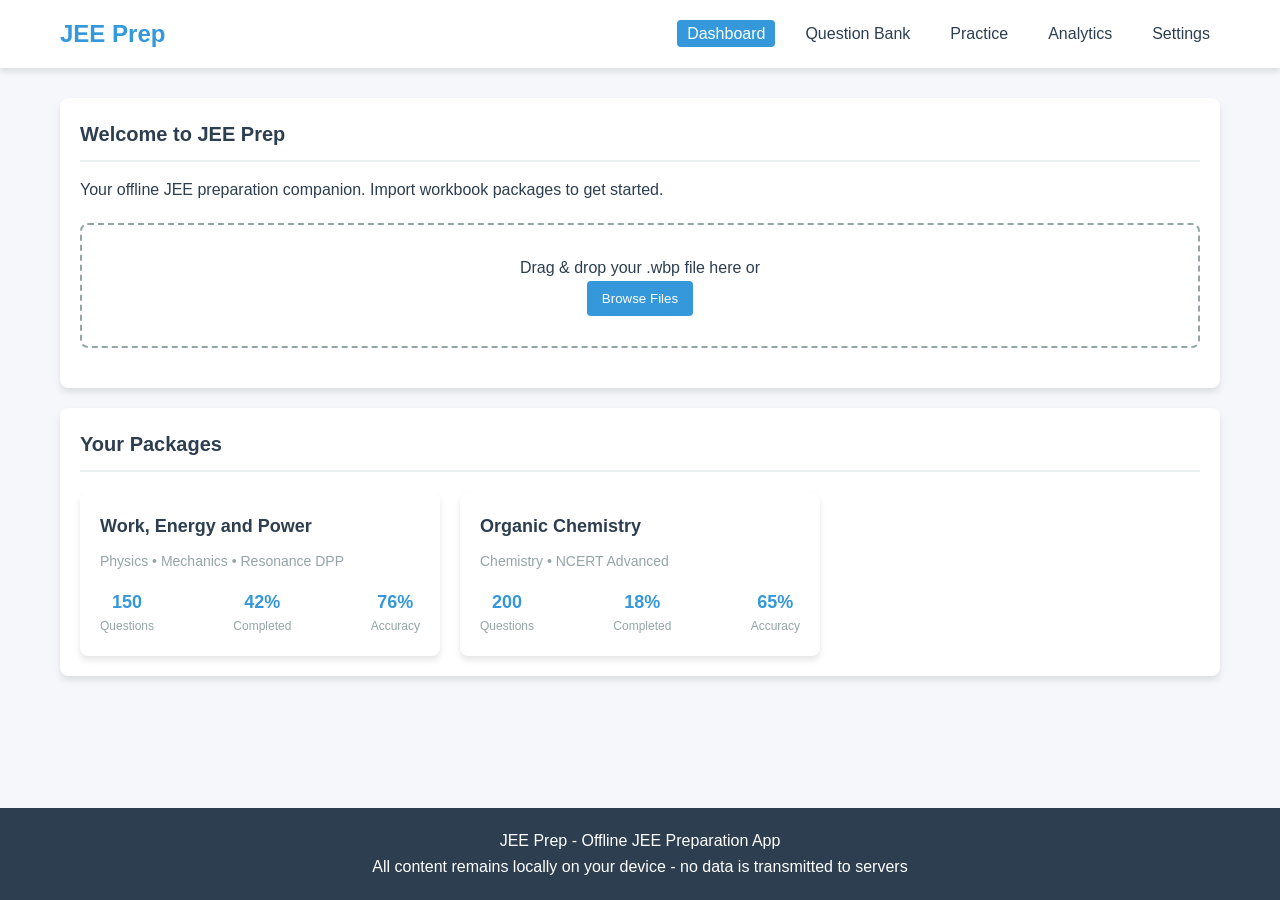
<file: question-scraper-extension/JEE PREP V1.html>
<!DOCTYPE html>
<html lang="en">
<head>
    <meta charset="UTF-8">
    <meta name="viewport" content="width=device-width, initial-scale=1.0">
    <title>JEE Prep - Offline Preparation App</title>
    <style>
        :root {
            --primary: #3498db;
            --secondary: #2ecc71;
            --accent: #e74c3c;
            --dark: #2c3e50;
            --light: #ecf0f1;
            --gray: #95a5a6;
            --shadow: 0 4px 6px rgba(0, 0, 0, 0.1);
        }
        
        * {
            margin: 0;
            padding: 0;
            box-sizing: border-box;
            font-family: 'Segoe UI', Tahoma, Geneva, Verdana, sans-serif;
        }
        
        body {
            background-color: #f5f7fa;
            color: var(--dark);
            line-height: 1.6;
        }
        
        .container {
            max-width: 1200px;
            margin: 0 auto;
            padding: 0 20px;
        }
        
        header {
            background-color: white;
            box-shadow: var(--shadow);
            position: sticky;
            top: 0;
            z-index: 100;
        }
        
        .header-content {
            display: flex;
            justify-content: space-between;
            align-items: center;
            padding: 15px 0;
        }
        
        .logo {
            font-size: 24px;
            font-weight: bold;
            color: var(--primary);
        }
        
        nav ul {
            display: flex;
            list-style: none;
        }
        
        nav li {
            margin-left: 20px;
        }
        
        nav a {
            text-decoration: none;
            color: var(--dark);
            font-weight: 500;
            padding: 5px 10px;
            border-radius: 4px;
            transition: all 0.3s ease;
        }
        
        nav a:hover, nav a.active {
            background-color: var(--primary);
            color: white;
        }
        
        .main-content {
            padding: 30px 0;
            min-height: calc(100vh - 160px);
        }
        
        .view {
            display: none;
        }
        
        .view.active {
            display: block;
        }
        
        .card {
            background-color: white;
            border-radius: 8px;
            box-shadow: var(--shadow);
            padding: 20px;
            margin-bottom: 20px;
        }
        
        .card-title {
            font-size: 20px;
            margin-bottom: 15px;
            color: var(--dark);
            border-bottom: 2px solid var(--light);
            padding-bottom: 10px;
        }
        
        .btn {
            padding: 10px 15px;
            border: none;
            border-radius: 4px;
            cursor: pointer;
            font-weight: 500;
            transition: all 0.3s ease;
        }
        
        .btn-primary {
            background-color: var(--primary);
            color: white;
        }
        
        .btn-primary:hover {
            background-color: #2980b9;
        }
        
        .btn-secondary {
            background-color: var(--secondary);
            color: white;
        }
        
        .btn-secondary:hover {
            background-color: #27ae60;
        }
        
        .btn-accent {
            background-color: var(--accent);
            color: white;
        }
        
        .btn-accent:hover {
            background-color: #c0392b;
        }
        
        .file-drop-area {
            border: 2px dashed var(--gray);
            border-radius: 8px;
            padding: 30px;
            text-align: center;
            margin: 20px 0;
            transition: all 0.3s ease;
        }
        
        .file-drop-area.highlight {
            border-color: var(--primary);
            background-color: rgba(52, 152, 219, 0.1);
        }
        
        .package-grid {
            display: grid;
            grid-template-columns: repeat(auto-fill, minmax(300px, 1fr));
            gap: 20px;
            margin-top: 20px;
        }
        
        .package-card {
            background-color: white;
            border-radius: 8px;
            box-shadow: var(--shadow);
            padding: 20px;
            position: relative;
            transition: transform 0.3s ease;
        }
        
        .package-card:hover {
            transform: translateY(-5px);
        }
        
        .package-title {
            font-size: 18px;
            font-weight: bold;
            margin-bottom: 10px;
        }
        
        .package-meta {
            color: var(--gray);
            font-size: 14px;
            margin-bottom: 15px;
        }
        
        .package-stats {
            display: flex;
            justify-content: space-between;
            margin-top: 15px;
        }
        
        .stat {
            text-align: center;
        }
        
        .stat-value {
            font-size: 18px;
            font-weight: bold;
            color: var(--primary);
        }
        
        .stat-label {
            font-size: 12px;
            color: var(--gray);
        }
        
        .question-container {
            margin-bottom: 30px;
        }
        
        .question-text {
            font-size: 18px;
            margin-bottom: 20px;
            line-height: 1.6;
        }
        
        .options-list {
            list-style: none;
        }
        
        .option-item {
            padding: 12px 15px;
            margin-bottom: 10px;
            background-color: var(--light);
            border-radius: 4px;
            cursor: pointer;
            transition: all 0.3s ease;
        }
        
        .option-item:hover {
            background-color: #dfe6e9;
        }
        
        .option-item.selected {
            background-color: var(--primary);
            color: white;
        }
        
        .option-item.correct {
            background-color: var(--secondary);
            color: white;
        }
        
        .option-item.incorrect {
            background-color: var(--accent);
            color: white;
        }
        
        .solution-panel {
            margin-top: 30px;
            padding: 20px;
            background-color: #f8f9fa;
            border-radius: 8px;
            border-left: 4px solid var(--primary);
        }
        
        .hint-panel {
            margin-top: 20px;
            padding: 15px;
            background-color: #fff8e1;
            border-radius: 8px;
            border-left: 4px solid #ffc107;
        }
        
        .navigation-buttons {
            display: flex;
            justify-content: space-between;
            margin-top: 30px;
        }
        
        .progress-bar {
            height: 8px;
            background-color: var(--light);
            border-radius: 4px;
            margin: 20px 0;
            overflow: hidden;
        }
        
        .progress-fill {
            height: 100%;
            background-color: var(--secondary);
            border-radius: 4px;
            transition: width 0.3s ease;
        }
        
        .stats-grid {
            display: grid;
            grid-template-columns: repeat(auto-fit, minmax(250px, 1fr));
            gap: 20px;
            margin-top: 20px;
        }
        
        .stat-card {
            background-color: white;
            border-radius: 8px;
            box-shadow: var(--shadow);
            padding: 20px;
            text-align: center;
        }
        
        .stat-card .value {
            font-size: 32px;
            font-weight: bold;
            margin: 10px 0;
        }
        
        .stat-card.accuracy .value {
            color: var(--secondary);
        }
        
        .stat-card.time .value {
            color: var(--primary);
        }
        
        .stat-card.questions .value {
            color: var(--accent);
        }
        
        footer {
            background-color: var(--dark);
            color: white;
            padding: 20px 0;
            text-align: center;
        }
        
        @media (max-width: 768px) {
            .header-content {
                flex-direction: column;
                text-align: center;
            }
            
            nav ul {
                margin-top: 15px;
                justify-content: center;
            }
            
            nav li {
                margin: 0 10px;
            }
            
            .package-grid {
                grid-template-columns: 1fr;
            }
        }
    </style>
</head>
<body>
    <header>
        <div class="container">
            <div class="header-content">
                <div class="logo">JEE Prep</div>
                <nav>
                    <ul>
                        <li><a href="#" class="nav-link active" data-view="dashboard">Dashboard</a></li>
                        <li><a href="#" class="nav-link" data-view="question-bank">Question Bank</a></li>
                        <li><a href="#" class="nav-link" data-view="practice">Practice</a></li>
                        <li><a href="#" class="nav-link" data-view="analytics">Analytics</a></li>
                        <li><a href="#" class="nav-link" data-view="settings">Settings</a></li>
                    </ul>
                </nav>
            </div>
        </div>
    </header>

    <main class="main-content">
        <div class="container">
            <!-- Dashboard View -->
            <div id="dashboard" class="view active">
                <div class="card">
                    <h2 class="card-title">Welcome to JEE Prep</h2>
                    <p>Your offline JEE preparation companion. Import workbook packages to get started.</p>
                    
                    <div class="file-drop-area" id="drop-area">
                        <p>Drag & drop your .wbp file here or</p>
                        <input type="file" id="file-input" accept=".wbp" hidden>
                        <button class="btn btn-primary" id="browse-btn">Browse Files</button>
                    </div>
                </div>
                
                <div class="card">
                    <h2 class="card-title">Your Packages</h2>
                    <div id="packages-container" class="package-grid">
                        <div class="package-card">
                            <div class="package-title">Work, Energy and Power</div>
                            <div class="package-meta">Physics • Mechanics • Resonance DPP</div>
                            <div class="package-stats">
                                <div class="stat">
                                    <div class="stat-value">150</div>
                                    <div class="stat-label">Questions</div>
                                </div>
                                <div class="stat">
                                    <div class="stat-value">42%</div>
                                    <div class="stat-label">Completed</div>
                                </div>
                                <div class="stat">
                                    <div class="stat-value">76%</div>
                                    <div class="stat-label">Accuracy</div>
                                </div>
                            </div>
                        </div>
                        
                        <div class="package-card">
                            <div class="package-title">Organic Chemistry</div>
                            <div class="package-meta">Chemistry • NCERT Advanced</div>
                            <div class="package-stats">
                                <div class="stat">
                                    <div class="stat-value">200</div>
                                    <div class="stat-label">Questions</div>
                                </div>
                                <div class="stat">
                                    <div class="stat-value">18%</div>
                                    <div class="stat-label">Completed</div>
                                </div>
                                <div class="stat">
                                    <div class="stat-value">65%</div>
                                    <div class="stat-label">Accuracy</div>
                                </div>
                            </div>
                        </div>
                    </div>
                </div>
            </div>
            
            <!-- Question Bank View -->
            <div id="question-bank" class="view">
                <div class="card">
                    <h2 class="card-title">Question Bank</h2>
                    <div class="filters">
                        <select id="subject-filter">
                            <option value="">All Subjects</option>
                            <option value="physics">Physics</option>
                            <option value="chemistry">Chemistry</option>
                            <option value="math">Mathematics</option>
                        </select>
                        
                        <select id="difficulty-filter">
                            <option value="">All Difficulty</option>
                            <option value="easy">Easy</option>
                            <option value="medium">Medium</option>
                            <option value="hard">Hard</option>
                        </select>
                        
                        <select id="topic-filter">
                            <option value="">All Topics</option>
                            <!-- Will be populated dynamically -->
                        </select>
                    </div>
                    
                    <div id="questions-list">
                        <!-- Questions will be populated here -->
                    </div>
                </div>
            </div>
            
            <!-- Practice View -->
            <div id="practice" class="view">
                <div class="card">
                    <h2 class="card-title">Practice Session</h2>
                    <div class="session-controls">
                        <select id="package-select">
                            <option value="">Select a package</option>
                        </select>
                        
                        <select id="question-count">
                            <option value="10">10 Questions</option>
                            <option value="20">20 Questions</option>
                            <option value="30">30 Questions</option>
                        </select>
                        
                        <button class="btn btn-primary" id="start-session">Start Session</button>
                    </div>
                    
                    <div id="session-container" style="display: none;">
                        <div class="progress-bar">
                            <div class="progress-fill" style="width: 30%;"></div>
                        </div>
                        
                        <div class="question-container">
                            <div class="question-text">
                                A block of mass 2 kg is pulled along a horizontal surface by a force of 10 N. If the coefficient of kinetic friction is 0.2, what is the work done by friction when the block moves 5 m?
                            </div>
                            
                            <ul class="options-list">
                                <li class="option-item">A) -10 J</li>
                                <li class="option-item">B) -20 J</li>
                                <li class="option-item selected">C) -30 J</li>
                                <li class="option-item">D) -40 J</li>
                            </ul>
                            
                            <div class="hint-panel">
                                <h4>Hint (Level 1):</h4>
                                <p>What forces are doing work in this scenario?</p>
                                <button class="btn btn-secondary">Show Next Hint</button>
                            </div>
                            
                            <div class="solution-panel" style="display: none;">
                                <h4>Solution:</h4>
                                <ol>
                                    <li>Identify the forces acting on the block: F_friction = μ × N</li>
                                    <li>Calculate work done by friction: W = F × d × cos(θ)</li>
                                </ol>
                                <p><strong>Final Answer: Option B</strong></p>
                            </div>
                            
                            <div class="navigation-buttons">
                                <button class="btn btn-primary">Previous</button>
                                <div>
                                    <button class="btn btn-secondary" id="hint-btn">Hint</button>
                                    <button class="btn btn-accent" id="solution-btn">Show Solution</button>
                                    <button class="btn btn-primary" id="next-btn">Next Question</button>
                                </div>
                            </div>
                        </div>
                    </div>
                </div>
            </div>
            
            <!-- Analytics View -->
            <div id="analytics" class="view">
                <div class="card">
                    <h2 class="card-title">Your Performance</h2>
                    
                    <div class="stats-grid">
                        <div class="stat-card accuracy">
                            <div class="label">Overall Accuracy</div>
                            <div class="value">72%</div>
                            <div class="trend">+5% from last week</div>
                        </div>
                        
                        <div class="stat-card time">
                            <div class="label">Average Time per Question</div>
                            <div class="value">2.4 min</div>
                            <div class="trend">-0.3 min from last week</div>
                        </div>
                        
                        <div class="stat-card questions">
                            <div class="label">Questions Practiced</div>
                            <div class="value">347</div>
                            <div class="trend">+42 this week</div>
                        </div>
                    </div>
                    
                    <div style="margin-top: 30px;">
                        <h3>Performance by Topic</h3>
                        <div id="topic-performance">
                            <!-- Topic performance chart will go here -->
                        </div>
                    </div>
                </div>
            </div>
            
            <!-- Settings View -->
            <div id="settings" class="view">
                <div class="card">
                    <h2 class="card-title">Settings</h2>
                    
                    <div class="setting-group">
                        <h3>Appearance</h3>
                        <div class="setting-option">
                            <label>
                                <input type="checkbox" id="dark-mode"> Dark Mode
                            </label>
                        </div>
                    </div>
                    
                    <div class="setting-group">
                        <h3>Practice Settings</h3>
                        <div class="setting-option">
                            <label>Default Question Count</label>
                            <select id="default-question-count">
                                <option value="10">10 Questions</option>
                                <option value="20" selected>20 Questions</option>
                                <option value="30">30 Questions</option>
                            </select>
                        </div>
                        
                        <div class="setting-option">
                            <label>Show Hints Immediately</label>
                            <input type="checkbox" id="show-hints">
                        </div>
                    </div>
                    
                    <div class="setting-group">
                        <h3>Data Management</h3>
                        <button class="btn btn-primary" id="export-data">Export Progress Data</button>
                        <button class="btn btn-accent" id="reset-data">Reset All Data</button>
                    </div>
                </div>
            </div>
        </div>
    </main>

    <footer>
        <div class="container">
            <p>JEE Prep - Offline JEE Preparation App</p>
            <p>All content remains locally on your device - no data is transmitted to servers</p>
        </div>
    </footer>

    <script>
        // Navigation
        document.querySelectorAll('.nav-link').forEach(link => {
            link.addEventListener('click', function(e) {
                e.preventDefault();
                const viewId = this.getAttribute('data-view');
                
                // Update active nav link
                document.querySelectorAll('.nav-link').forEach(nav => {
                    nav.classList.remove('active');
                });
                this.classList.add('active');
                
                // Show corresponding view
                document.querySelectorAll('.view').forEach(view => {
                    view.classList.remove('active');
                });
                document.getElementById(viewId).classList.add('active');
            });
        });
        
        // File drop area functionality
        const dropArea = document.getElementById('drop-area');
        const fileInput = document.getElementById('file-input');
        const browseBtn = document.getElementById('browse-btn');
        
        browseBtn.addEventListener('click', () => {
            fileInput.click();
        });
        
        fileInput.addEventListener('change', handleFileSelect);
        
        ['dragenter', 'dragover', 'dragleave', 'drop'].forEach(eventName => {
            dropArea.addEventListener(eventName, preventDefaults, false);
        });
        
        function preventDefaults(e) {
            e.preventDefault();
            e.stopPropagation();
        }
        
        ['dragenter', 'dragover'].forEach(eventName => {
            dropArea.addEventListener(eventName, highlight, false);
        });
        
        ['dragleave', 'drop'].forEach(eventName => {
            dropArea.addEventListener(eventName, unhighlight, false);
        });
        
        function highlight() {
            dropArea.classList.add('highlight');
        }
        
        function unhighlight() {
            dropArea.classList.remove('highlight');
        }
        
        dropArea.addEventListener('drop', handleDrop, false);
        
        function handleDrop(e) {
            const dt = e.dataTransfer;
            const files = dt.files;
            handleFiles(files);
        }
        
        function handleFileSelect(e) {
            const files = e.target.files;
            handleFiles(files);
        }
        
        function handleFiles(files) {
            if (files.length > 0) {
                const file = files[0];
                if (file.name.endsWith('.wbp')) {
                    // Here we would process the .wbp file
                    alert(`Package "${file.name}" imported successfully!`);
                    // In a real implementation, we would extract and process the ZIP file
                } else {
                    alert('Please select a valid .wbp file');
                }
            }
        }
        
        // Practice session functionality
        document.getElementById('start-session').addEventListener('click', function() {
            const packageSelect = document.getElementById('package-select');
            if (packageSelect.value) {
                document.getElementById('session-container').style.display = 'block';
                // In a real implementation, we would load questions from the selected package
            } else {
                alert('Please select a package first');
            }
        });
        
        // Option selection
        document.querySelectorAll('.option-item').forEach(option => {
            option.addEventListener('click', function() {
                document.querySelectorAll('.option-item').forEach(opt => {
                    opt.classList.remove('selected');
                });
                this.classList.add('selected');
            });
        });
        
        // Hint and solution toggles
        document.getElementById('hint-btn').addEventListener('click', function() {
            document.querySelector('.hint-panel').style.display = 'block';
        });
        
        document.getElementById('solution-btn').addEventListener('click', function() {
            document.querySelector('.solution-panel').style.display = 'block';
        });
        
        // Next question button
        document.getElementById('next-btn').addEventListener('click', function() {
            // In a real implementation, we would load the next question
            alert('Loading next question...');
        });
        
        // Settings functionality
        document.getElementById('export-data').addEventListener('click', function() {
            alert('Preparing your data for export...');
            // In a real implementation, we would export user progress data
        });
        
        document.getElementById('reset-data').addEventListener('click', function() {
            if (confirm('Are you sure you want to reset all your progress data? This cannot be undone.')) {
                alert('All data has been reset');
                // In a real implementation, we would clear IndexedDB
            }
        });
        
        // Simulate loading packages (in a real app, this would come from IndexedDB)
        window.addEventListener('load', function() {
            // This is just simulation - in a real app we would load from IndexedDB
            console.log('App loaded successfully');
        });
    </script>
</body>
</html>
</file>
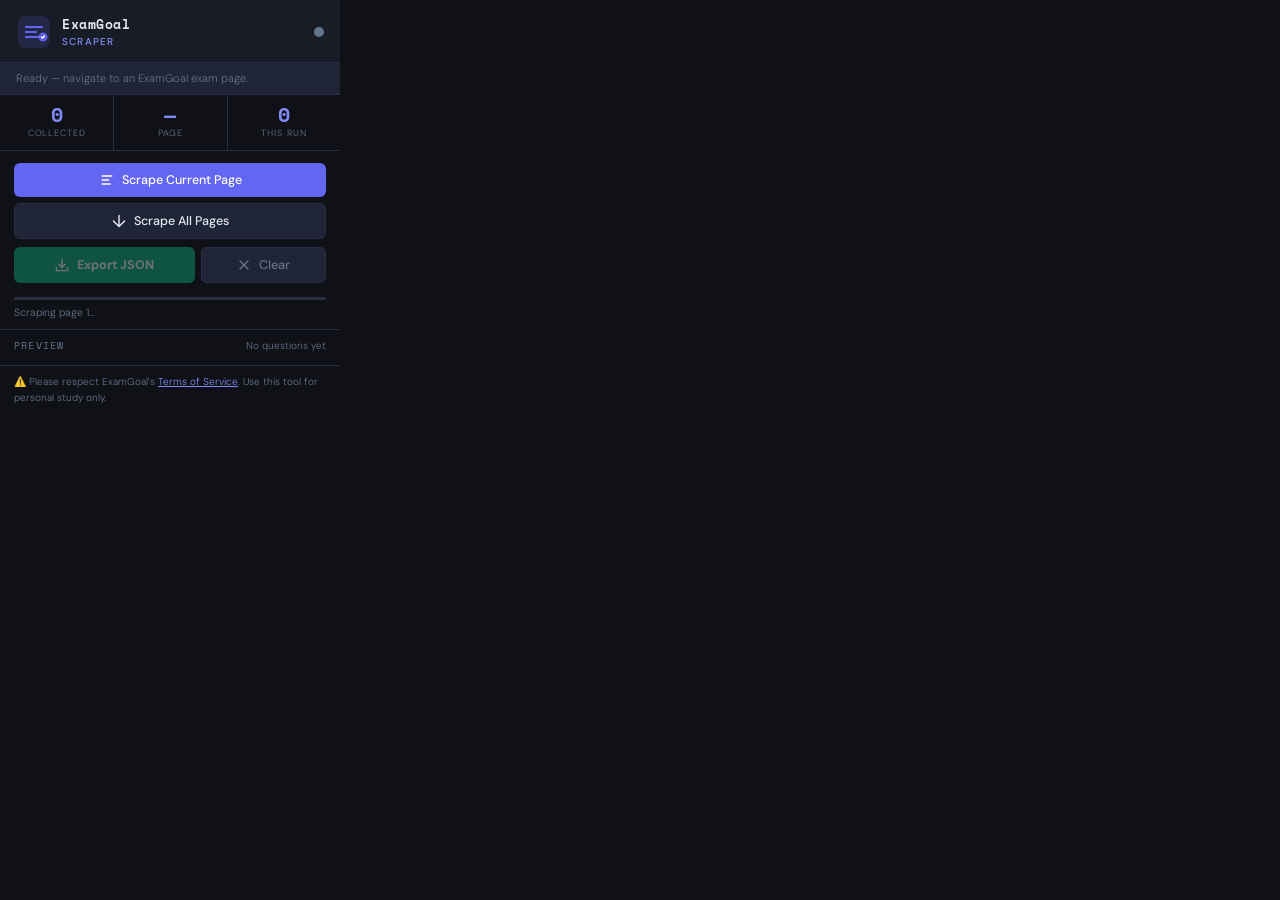
<file: question-scraper-extension/Scrapper/popup.html>
<!DOCTYPE html>
<html lang="en">
<head>
  <meta charset="UTF-8" />
  <meta name="viewport" content="width=device-width, initial-scale=1.0" />
  <title>ExamGoal Scraper</title>
  <link rel="preconnect" href="https://fonts.googleapis.com" />
  <link rel="preconnect" href="https://fonts.gstatic.com" crossorigin />
  <link href="https://fonts.googleapis.com/css2?family=Space+Mono:wght@400;700&family=DM+Sans:ital,opsz,wght@0,9..40,300;0,9..40,500;0,9..40,700;1,9..40,300&display=swap" rel="stylesheet" />
  <link rel="stylesheet" href="popup.css" />
</head>
<body>
  <div class="shell">

    <!-- Header -->
    <header class="header">
      <div class="logo">
        <svg class="logo-icon" viewBox="0 0 36 36" fill="none" xmlns="http://www.w3.org/2000/svg">
          <rect x="2" y="2" width="32" height="32" rx="8" fill="var(--accent)" opacity="0.15"/>
          <path d="M10 13h16M10 18h10M10 23h13" stroke="var(--accent)" stroke-width="2.2" stroke-linecap="round"/>
          <circle cx="27" cy="23" r="4.5" fill="var(--accent)" opacity="0.9"/>
          <path d="M25.5 23l1 1 2-2" stroke="#fff" stroke-width="1.5" stroke-linecap="round" stroke-linejoin="round"/>
        </svg>
        <div>
          <span class="logo-title">ExamGoal</span>
          <span class="logo-sub">Scraper</span>
        </div>
      </div>
      <span id="statusDot" class="status-dot idle" title="Idle"></span>
    </header>

    <!-- Status bar -->
    <div class="status-bar" id="statusBar">
      <span id="statusMsg">Ready — navigate to an ExamGoal exam page.</span>
    </div>

    <!-- Stats row -->
    <div class="stats-row">
      <div class="stat-card">
        <span class="stat-num" id="statTotal">0</span>
        <span class="stat-label">Collected</span>
      </div>
      <div class="stat-card">
        <span class="stat-num" id="statPage">—</span>
        <span class="stat-label">Page</span>
      </div>
      <div class="stat-card">
        <span class="stat-num" id="statSession">0</span>
        <span class="stat-label">This Run</span>
      </div>
    </div>

    <!-- Primary actions -->
    <div class="btn-group">
      <button class="btn btn-primary" id="btnScrapePage">
        <svg viewBox="0 0 20 20" fill="none"><path d="M4 5h12M4 10h8M4 15h10" stroke="currentColor" stroke-width="1.8" stroke-linecap="round"/></svg>
        Scrape Current Page
      </button>
      <button class="btn btn-secondary" id="btnScrapeAll">
        <svg viewBox="0 0 20 20" fill="none"><path d="M10 3v14M3 10l7 7 7-7" stroke="currentColor" stroke-width="1.8" stroke-linecap="round" stroke-linejoin="round"/></svg>
        Scrape All Pages
      </button>
    </div>

    <!-- Export / Clear -->
    <div class="btn-group btn-group--row">
      <button class="btn btn-export" id="btnExport" disabled>
        <svg viewBox="0 0 20 20" fill="none"><path d="M3 13v4h14v-4M10 3v10M6 9l4 4 4-4" stroke="currentColor" stroke-width="1.8" stroke-linecap="round" stroke-linejoin="round"/></svg>
        Export JSON
      </button>
      <button class="btn btn-clear" id="btnClear">
        <svg viewBox="0 0 20 20" fill="none"><path d="M5 5l10 10M15 5L5 15" stroke="currentColor" stroke-width="1.8" stroke-linecap="round"/></svg>
        Clear
      </button>
    </div>

    <!-- Progress bar (hidden when idle) -->
    <div class="progress-wrap" id="progressWrap" hidden>
      <div class="progress-bar" id="progressBar"></div>
      <span id="progressLabel">Scraping page <span id="pgNum">1</span>…</span>
    </div>

    <!-- Preview list -->
    <div class="preview-section">
      <div class="preview-header">
        <span class="preview-title">Preview</span>
        <span class="preview-hint" id="previewHint">No questions yet</span>
      </div>
      <ul class="preview-list" id="previewList"></ul>
    </div>

    <!-- Disclaimer -->
    <footer class="disclaimer">
      ⚠️ Please respect ExamGoal's <a href="https://www.examgoal.com/terms-of-service" target="_blank">Terms of Service</a>. Use this tool for personal study only.
    </footer>

  </div>
  <script src="utils.js"></script>
  <script src="popup.js"></script>
</body>
</html>
</file>
<file: styles.css>
/* Premium CSS for JEE Advanced 2026 Score Calculator */
@import url('https://fonts.googleapis.com/css2?family=Outfit:wght@300;400;500;600;700;800&family=Plus+Jakarta+Sans:wght@300;400;500;600;700&display=swap');

:root {
  --bg-primary: #080c14;
  --bg-secondary: #0f172a;
  --bg-tertiary: #1e293b;
  --glass-bg: rgba(15, 23, 42, 0.65);
  --glass-border: rgba(255, 255, 255, 0.08);
  
  --text-primary: #f8fafc;
  --text-secondary: #94a3b8;
  --text-muted: #64748b;
  
  --accent-physics: #38bdf8;
  --accent-physics-glow: rgba(56, 189, 248, 0.15);
  --accent-chem: #34d399;
  --accent-chem-glow: rgba(52, 211, 153, 0.15);
  --accent-math: #ec4899;
  --accent-math-glow: rgba(236, 72, 153, 0.15);
  
  --accent-primary: #818cf8;
  --accent-primary-glow: rgba(129, 140, 248, 0.25);
  --accent-warning: #fbbf24;
  --accent-danger: #f87171;
  --accent-success: #34d399;
  
  --font-heading: 'Outfit', sans-serif;
  --font-body: 'Plus Jakarta Sans', sans-serif;
  
  --card-shadow: 0 10px 30px -10px rgba(0, 0, 0, 0.7);
  --transition-smooth: all 0.3s cubic-bezier(0.4, 0, 0.2, 1);
}

* {
  box-sizing: border-box;
  margin: 0;
  padding: 0;
}

body {
  background-color: var(--bg-primary);
  background-image: 
    radial-gradient(at 0% 0%, rgba(129, 140, 248, 0.08) 0px, transparent 50%),
    radial-gradient(at 100% 0%, rgba(236, 72, 153, 0.06) 0px, transparent 50%),
    radial-gradient(at 50% 100%, rgba(56, 189, 248, 0.05) 0px, transparent 50%);
  color: var(--text-primary);
  font-family: var(--font-body);
  min-height: 100vh;
  line-height: 1.6;
  overflow-x: hidden;
}

h1, h2, h3, h4, h5, h6 {
  font-family: var(--font-heading);
  font-weight: 700;
  letter-spacing: -0.02em;
}

/* Glassmorphism containers */
.glass-panel {
  background: var(--glass-bg);
  backdrop-filter: blur(16px);
  -webkit-backdrop-filter: blur(16px);
  border: 1px solid var(--glass-border);
  border-radius: 16px;
  box-shadow: var(--card-shadow);
}

.container {
  max-width: 1400px;
  margin: 0 auto;
  padding: 2rem 1.5rem;
}

/* Header Section */
header {
  display: flex;
  justify-content: space-between;
  align-items: center;
  margin-bottom: 2rem;
  padding-bottom: 1.5rem;
  border-bottom: 1px solid rgba(255, 255, 255, 0.05);
}

.logo-container {
  display: flex;
  align-items: center;
  gap: 0.75rem;
}

.logo-icon {
  width: 42px;
  height: 42px;
  background: linear-gradient(135deg, var(--accent-primary), var(--accent-math));
  border-radius: 12px;
  display: flex;
  align-items: center;
  justify-content: center;
  font-family: var(--font-heading);
  font-weight: 800;
  font-size: 1.5rem;
  color: #fff;
  box-shadow: 0 0 20px rgba(129, 140, 248, 0.4);
}

.logo-text h1 {
  font-size: 1.75rem;
  background: linear-gradient(to right, #fff, var(--text-secondary));
  -webkit-background-clip: text;
  -webkit-text-fill-color: transparent;
}

.logo-text p {
  font-size: 0.8rem;
  color: var(--text-muted);
  font-weight: 500;
}

/* Dashboard Summary */
.dashboard-grid {
  display: grid;
  grid-template-columns: 2.2fr 1.8fr;
  gap: 1.5rem;
  margin-bottom: 2.5rem;
}

@media (max-width: 1024px) {
  .dashboard-grid {
    grid-template-columns: 1fr;
  }
}

.score-hero-card {
  padding: 2rem;
  position: relative;
  overflow: hidden;
  display: flex;
  flex-direction: column;
  justify-content: space-between;
  min-height: 280px;
}

.score-hero-card::before {
  content: '';
  position: absolute;
  top: -50px;
  right: -50px;
  width: 200px;
  height: 200px;
  background: radial-gradient(circle, rgba(129, 140, 248, 0.15) 0%, transparent 70%);
  z-index: 0;
}

.hero-stats-header {
  z-index: 1;
}

.hero-title {
  color: var(--text-secondary);
  text-transform: uppercase;
  font-size: 0.85rem;
  letter-spacing: 0.1em;
  font-weight: 600;
  margin-bottom: 0.5rem;
}

.total-score-display {
  display: flex;
  align-items: baseline;
  gap: 0.5rem;
}

.huge-score {
  font-size: 5rem;
  font-weight: 800;
  line-height: 1;
  background: linear-gradient(135deg, #ffffff 30%, var(--accent-primary) 100%);
  -webkit-background-clip: text;
  -webkit-text-fill-color: transparent;
  filter: drop-shadow(0 0 15px rgba(129, 140, 248, 0.3));
}

.max-score {
  color: var(--text-muted);
  font-size: 1.75rem;
  font-weight: 600;
}

.papers-breakdown {
  display: flex;
  gap: 2rem;
  margin-top: 1.5rem;
  z-index: 1;
}

.paper-stat-box {
  background: rgba(255, 255, 255, 0.03);
  border: 1px solid rgba(255, 255, 255, 0.05);
  border-radius: 12px;
  padding: 1rem 1.5rem;
  flex: 1;
  text-align: center;
}

.paper-stat-box h4 {
  font-size: 0.9rem;
  color: var(--text-secondary);
  margin-bottom: 0.25rem;
}

.paper-score-val {
  font-size: 1.75rem;
  font-weight: 700;
  color: var(--accent-primary);
}

/* Subject Progress Grid */
.subject-cards-grid {
  display: grid;
  grid-template-columns: repeat(3, 1fr);
  gap: 1rem;
  z-index: 1;
}

.subject-mini-card {
  border-radius: 12px;
  padding: 1.25rem;
  background: rgba(255, 255, 255, 0.02);
  border: 1px solid rgba(255, 255, 255, 0.05);
  display: flex;
  flex-direction: column;
  position: relative;
  overflow: hidden;
}

.subject-mini-card.physics { border-left: 4px solid var(--accent-physics); }
.subject-mini-card.chem { border-left: 4px solid var(--accent-chem); }
.subject-mini-card.math { border-left: 4px solid var(--accent-math); }

.subj-name {
  font-size: 0.9rem;
  font-weight: 600;
  margin-bottom: 0.5rem;
}
.physics .subj-name { color: var(--accent-physics); }
.chem .subj-name { color: var(--accent-chem); }
.math .subj-name { color: var(--accent-math); }

.subj-score-display {
  display: flex;
  align-items: baseline;
  gap: 0.25rem;
}
.subj-score-num {
  font-size: 2rem;
  font-weight: 800;
}
.subj-score-max {
  font-size: 0.85rem;
  color: var(--text-muted);
}
.subj-details {
  font-size: 0.75rem;
  color: var(--text-secondary);
  margin-top: 0.5rem;
  display: flex;
  justify-content: space-between;
}

/* Accuracy & Details Card */
.analytics-card {
  padding: 2rem;
  display: flex;
  flex-direction: column;
  justify-content: space-between;
}

.analytics-header {
  margin-bottom: 1.5rem;
}

.metrics-row {
  display: grid;
  grid-template-columns: repeat(2, 1fr);
  gap: 1.25rem;
  margin-bottom: 1.5rem;
}

.metric-box {
  background: rgba(255, 255, 255, 0.02);
  border: 1px solid rgba(255, 255, 255, 0.04);
  border-radius: 12px;
  padding: 1.25rem;
  display: flex;
  flex-direction: column;
  justify-content: center;
}

.metric-label {
  font-size: 0.8rem;
  color: var(--text-secondary);
  margin-bottom: 0.25rem;
}

.metric-value {
  font-size: 1.5rem;
  font-weight: 700;
}

.metric-value.success { color: var(--accent-success); }
.metric-value.warning { color: var(--accent-warning); }
.metric-value.danger { color: var(--accent-danger); }

/* Progress Bar Group */
.progress-group {
  margin-bottom: 0.75rem;
}
.progress-label-row {
  display: flex;
  justify-content: space-between;
  font-size: 0.8rem;
  margin-bottom: 0.25rem;
  color: var(--text-secondary);
}
.progress-bar-outer {
  height: 8px;
  background: var(--bg-tertiary);
  border-radius: 99px;
  overflow: hidden;
}
.progress-bar-inner {
  height: 100%;
  border-radius: 99px;
  transition: var(--transition-smooth);
}

/* Parser Section */
.parser-section {
  margin-bottom: 2.5rem;
  padding: 1.75rem;
  position: relative;
}

.parser-header {
  display: flex;
  justify-content: space-between;
  align-items: center;
  margin-bottom: 1rem;
}

.parser-title {
  display: flex;
  align-items: center;
  gap: 0.5rem;
  font-size: 1.25rem;
  color: #fff;
}

.parser-badge {
  background: rgba(129, 140, 248, 0.2);
  border: 1px solid var(--accent-primary);
  color: var(--accent-primary);
  font-size: 0.7rem;
  padding: 0.15rem 0.5rem;
  border-radius: 99px;
  font-weight: 600;
  text-transform: uppercase;
}

.parser-instructions {
  font-size: 0.85rem;
  color: var(--text-secondary);
  margin-bottom: 1.25rem;
}

.parser-textarea {
  width: 100%;
  height: 120px;
  background: rgba(8, 12, 20, 0.6);
  border: 1px solid var(--glass-border);
  border-radius: 12px;
  padding: 1rem;
  color: var(--text-primary);
  font-family: monospace;
  font-size: 0.85rem;
  resize: vertical;
  margin-bottom: 1rem;
  transition: var(--transition-smooth);
}

.parser-textarea:focus {
  outline: none;
  border-color: var(--accent-primary);
  box-shadow: 0 0 15px rgba(129, 140, 248, 0.15);
}

.parser-actions {
  display: flex;
  justify-content: space-between;
  align-items: center;
}

.btn {
  font-family: var(--font-heading);
  font-weight: 600;
  padding: 0.75rem 1.5rem;
  border-radius: 10px;
  border: none;
  cursor: pointer;
  display: flex;
  align-items: center;
  gap: 0.5rem;
  font-size: 0.9rem;
  transition: var(--transition-smooth);
}

.btn-primary {
  background: linear-gradient(135deg, var(--accent-primary), #6366f1);
  color: #fff;
  box-shadow: 0 4px 15px rgba(129, 140, 248, 0.3);
}

.btn-primary:hover {
  transform: translateY(-2px);
  box-shadow: 0 6px 20px rgba(129, 140, 248, 0.4);
}

.btn-secondary {
  background: var(--bg-tertiary);
  color: var(--text-primary);
  border: 1px solid var(--glass-border);
}

.btn-secondary:hover {
  background: rgba(255, 255, 255, 0.08);
}

.btn-accent {
  background: rgba(236, 72, 153, 0.2);
  color: var(--accent-math);
  border: 1px solid var(--accent-math);
}
.btn-accent:hover {
  background: var(--accent-math);
  color: #fff;
}

/* Main Workspace tabs */
.workspace-tabs {
  display: flex;
  gap: 0.5rem;
  margin-bottom: 1.5rem;
  border-bottom: 1px solid var(--glass-border);
  padding-bottom: 0.75rem;
}

.tab-btn {
  font-family: var(--font-heading);
  font-weight: 600;
  font-size: 1.1rem;
  color: var(--text-secondary);
  background: transparent;
  border: none;
  padding: 0.5rem 1.25rem;
  cursor: pointer;
  position: relative;
  transition: var(--transition-smooth);
}

.tab-btn:hover {
  color: #fff;
}

.tab-btn.active {
  color: #fff;
}

.tab-btn.active::after {
  content: '';
  position: absolute;
  bottom: -0.75rem;
  left: 0;
  width: 100%;
  height: 3px;
  background: linear-gradient(to right, var(--accent-primary), var(--accent-math));
  border-radius: 99px;
}

/* Secondary Navigation (Subjects) */
.subject-nav-row {
  display: flex;
  justify-content: space-between;
  align-items: center;
  margin-bottom: 1.5rem;
  flex-wrap: wrap;
  gap: 1rem;
}

.subject-tabs {
  display: flex;
  background: rgba(8, 12, 20, 0.6);
  border: 1px solid var(--glass-border);
  padding: 0.35rem;
  border-radius: 12px;
}

.sub-tab-btn {
  border: none;
  background: transparent;
  padding: 0.5rem 1.25rem;
  border-radius: 8px;
  color: var(--text-secondary);
  font-family: var(--font-heading);
  font-weight: 600;
  font-size: 0.9rem;
  cursor: pointer;
  transition: var(--transition-smooth);
}

.sub-tab-btn:hover {
  color: #fff;
}

.sub-tab-btn.active.physics { background: var(--accent-physics-glow); color: var(--accent-physics); border: 1px solid rgba(56, 189, 248, 0.3); }
.sub-tab-btn.active.chem { background: var(--accent-chem-glow); color: var(--accent-chem); border: 1px solid rgba(52, 211, 153, 0.3); }
.sub-tab-btn.active.math { background: var(--accent-math-glow); color: var(--accent-math); border: 1px solid rgba(236, 72, 153, 0.3); }

/* Control Group */
.control-group {
  display: flex;
  gap: 0.75rem;
  align-items: center;
}

.select-wrapper {
  position: relative;
}

.select-wrapper select {
  background: var(--bg-secondary);
  border: 1px solid var(--glass-border);
  color: var(--text-primary);
  font-family: var(--font-heading);
  font-weight: 500;
  font-size: 0.85rem;
  padding: 0.5rem 2rem 0.5rem 1rem;
  border-radius: 8px;
  appearance: none;
  cursor: pointer;
  outline: none;
  transition: var(--transition-smooth);
}

.select-wrapper select:focus {
  border-color: var(--accent-primary);
}

.select-wrapper::after {
  content: '▼';
  font-size: 0.7rem;
  color: var(--text-muted);
  position: absolute;
  right: 0.75rem;
  top: 50%;
  transform: translateY(-50%);
  pointer-events: none;
}

/* Question Grid View */
.questions-workspace {
  padding: 1.5rem;
  margin-bottom: 2rem;
}

.section-divider {
  display: flex;
  align-items: center;
  gap: 1rem;
  margin: 2rem 0 1rem 0;
  color: var(--text-secondary);
}

.section-divider::after {
  content: '';
  flex: 1;
  height: 1px;
  background: var(--glass-border);
}

.section-divider h3 {
  font-size: 1rem;
  text-transform: uppercase;
  letter-spacing: 0.05em;
}

.section-marking-badge {
  font-size: 0.75rem;
  padding: 0.2rem 0.6rem;
  background: rgba(255, 255, 255, 0.03);
  border: 1px solid rgba(255, 255, 255, 0.08);
  border-radius: 6px;
  color: var(--text-secondary);
}

.question-grid {
  display: flex;
  flex-direction: column;
  gap: 0.75rem;
}

.question-card {
  display: grid;
  grid-template-columns: 0.8fr 1.5fr 2.5fr 3.5fr 1fr;
  align-items: center;
  padding: 1rem 1.25rem;
  background: rgba(255, 255, 255, 0.015);
  border: 1px solid rgba(255, 255, 255, 0.03);
  border-radius: 12px;
  gap: 1rem;
  transition: var(--transition-smooth);
}

.question-card:hover {
  background: rgba(255, 255, 255, 0.03);
  border-color: rgba(255, 255, 255, 0.07);
}

.q-number {
  font-family: var(--font-heading);
  font-weight: 700;
  font-size: 1.05rem;
  display: flex;
  flex-direction: column;
}

.q-id {
  font-family: monospace;
  font-size: 0.75rem;
  color: var(--text-muted);
  font-weight: 400;
}

.q-type-badge {
  font-size: 0.75rem;
  font-weight: 600;
  text-transform: uppercase;
  padding: 0.2rem 0.5rem;
  border-radius: 6px;
  text-align: center;
  width: fit-content;
}

.q-type-badge.scq { background: rgba(56, 189, 248, 0.12); color: var(--accent-physics); border: 1px solid rgba(56, 189, 248, 0.2); }
.q-type-badge.msq { background: rgba(236, 72, 153, 0.12); color: var(--accent-math); border: 1px solid rgba(236, 72, 153, 0.2); }
.q-type-badge.nat { background: rgba(52, 211, 153, 0.12); color: var(--accent-chem); border: 1px solid rgba(52, 211, 153, 0.2); }
.q-type-badge.match { background: rgba(251, 191, 36, 0.12); color: var(--accent-warning); border: 1px solid rgba(251, 191, 36, 0.2); }

/* Option Selection buttons */
.options-selector-container {
  display: flex;
  gap: 0.35rem;
  align-items: center;
}

.opt-btn {
  width: 34px;
  height: 34px;
  border-radius: 8px;
  border: 1px solid var(--glass-border);
  background: var(--bg-secondary);
  color: var(--text-secondary);
  font-family: var(--font-heading);
  font-weight: 600;
  cursor: pointer;
  display: flex;
  align-items: center;
  justify-content: center;
  font-size: 0.85rem;
  transition: var(--transition-smooth);
}

.opt-btn:hover {
  background: var(--bg-tertiary);
  color: #fff;
}

.opt-btn.selected {
  background: var(--accent-primary);
  border-color: var(--accent-primary);
  color: #fff;
  box-shadow: 0 0 10px rgba(129, 140, 248, 0.4);
}

.opt-btn.selected.correct {
  background: var(--accent-success);
  border-color: var(--accent-success);
  box-shadow: 0 0 10px rgba(52, 211, 153, 0.4);
}

/* For NAT typing inputs */
.nat-input {
  background: var(--bg-secondary);
  border: 1px solid var(--glass-border);
  color: var(--text-primary);
  border-radius: 8px;
  padding: 0.4rem 0.75rem;
  width: 140px;
  font-family: monospace;
  font-size: 0.9rem;
  transition: var(--transition-smooth);
}

.nat-input:focus {
  outline: none;
  border-color: var(--accent-primary);
}

/* Comparison side-by-side Keys */
.institute-keys-comparison {
  display: flex;
  align-items: center;
  gap: 0.75rem;
  font-size: 0.85rem;
  color: var(--text-secondary);
  border-left: 1px solid var(--glass-border);
  padding-left: 1rem;
}

.key-pill {
  display: flex;
  flex-direction: column;
  align-items: center;
  background: rgba(255, 255, 255, 0.02);
  border: 1px solid rgba(255, 255, 255, 0.05);
  border-radius: 8px;
  padding: 0.25rem 0.5rem;
  min-width: 60px;
}

.key-pill .inst-name {
  font-size: 0.65rem;
  text-transform: uppercase;
  color: var(--text-muted);
  font-weight: 700;
  letter-spacing: 0.05em;
}

.key-pill .inst-key {
  font-weight: 700;
  color: #fff;
  font-family: monospace;
}

.key-pill.active {
  border-color: var(--accent-primary);
  background: rgba(129, 140, 248, 0.05);
}

.key-pill.discrepancy {
  border-color: rgba(251, 191, 36, 0.3);
  background: rgba(251, 191, 36, 0.03);
}
.key-pill.discrepancy .inst-key {
  color: var(--accent-warning);
}

/* Question Score Box */
.q-score-box {
  display: flex;
  flex-direction: column;
  align-items: flex-end;
  justify-content: center;
}

.q-score-num {
  font-size: 1.15rem;
  font-weight: 700;
  font-family: var(--font-heading);
}

.q-score-num.positive { color: var(--accent-success); }
.q-score-num.negative { color: var(--accent-danger); }
.q-score-num.neutral { color: var(--text-muted); }

.q-status-text {
  font-size: 0.7rem;
  color: var(--text-muted);
}

/* Discrepancy Finder Panel */
.discrepancy-card {
  margin-top: 2rem;
  padding: 1.5rem;
}

.discrepancy-header {
  display: flex;
  justify-content: space-between;
  align-items: center;
  margin-bottom: 1rem;
}

.disc-list {
  display: flex;
  flex-direction: column;
  gap: 0.5rem;
}

.disc-item {
  display: flex;
  justify-content: space-between;
  background: rgba(251, 191, 36, 0.05);
  border: 1px solid rgba(251, 191, 36, 0.15);
  padding: 0.75rem 1rem;
  border-radius: 10px;
  align-items: center;
}

.disc-details {
  display: flex;
  align-items: center;
  gap: 0.75rem;
}

.disc-q-num {
  font-family: var(--font-heading);
  font-weight: 700;
  color: var(--accent-warning);
}

/* Edit key modal-like section */
.quick-key-editor {
  margin-top: 2rem;
  padding: 1.5rem;
}

.grid-key-editor {
  display: grid;
  grid-template-columns: repeat(auto-fill, minmax(110px, 1fr));
  gap: 0.5rem;
  margin-top: 1rem;
  max-height: 250px;
  overflow-y: auto;
  padding-right: 0.5rem;
}

.editor-q-box {
  background: rgba(255, 255, 255, 0.02);
  border: 1px solid rgba(255, 255, 255, 0.05);
  border-radius: 8px;
  padding: 0.5rem;
  display: flex;
  flex-direction: column;
  gap: 0.25rem;
}

.editor-q-label {
  font-size: 0.7rem;
  color: var(--text-muted);
  font-weight: 600;
}

.editor-q-input {
  background: var(--bg-secondary);
  border: 1px solid var(--glass-border);
  color: var(--text-primary);
  border-radius: 6px;
  padding: 0.25rem 0.5rem;
  font-family: monospace;
  font-size: 0.8rem;
  text-align: center;
}

.editor-q-input:focus {
  outline: none;
  border-color: var(--accent-primary);
}

/* Footer styling */
footer {
  text-align: center;
  margin-top: 4rem;
  padding: 2rem 0;
  color: var(--text-muted);
  font-size: 0.85rem;
  border-top: 1px solid rgba(255, 255, 255, 0.05);
}

footer a {
  color: var(--accent-primary);
  text-decoration: none;
}

/* custom scrollbar */
::-webkit-scrollbar {
  width: 6px;
  height: 6px;
}
::-webkit-scrollbar-track {
  background: rgba(0, 0, 0, 0.1);
}
::-webkit-scrollbar-thumb {
  background: rgba(255, 255, 255, 0.1);
  border-radius: 99px;
}
::-webkit-scrollbar-thumb:hover {
  background: rgba(255, 255, 255, 0.2);
}

/* Responsive tweaks */
@media (max-width: 768px) {
  .question-card {
    grid-template-columns: 1fr;
    gap: 0.5rem;
  }
  .institute-keys-comparison {
    border-left: none;
    padding-left: 0;
    margin-top: 0.5rem;
    overflow-x: auto;
    width: 100%;
    padding-bottom: 0.25rem;
  }
  .options-selector-container {
    width: 100%;
    justify-content: flex-start;
  }
  .q-score-box {
    align-items: flex-start;
    border-top: 1px dashed rgba(255, 255, 255, 0.05);
    padding-top: 0.5rem;
  }
}
</file>
<file: question-scraper-extension/Scrapper/popup.css>
/* ─── Reset & Base ─────────────────────────────────────────────── */
*, *::before, *::after { box-sizing: border-box; margin: 0; padding: 0; }

:root {
  --bg:       #0f1117;
  --surface:  #181c27;
  --surface2: #1f2436;
  --border:   #2a2f45;
  --accent:   #6366f1;
  --accent2:  #818cf8;
  --success:  #10b981;
  --warn:     #f59e0b;
  --danger:   #ef4444;
  --text:     #e2e8f0;
  --muted:    #64748b;
  --mono:     'Space Mono', monospace;
  --sans:     'DM Sans', sans-serif;
}

html { font-size: 13px; }

body {
  width: 340px;
  min-height: 480px;
  background: var(--bg);
  color: var(--text);
  font-family: var(--sans);
  line-height: 1.5;
  font-weight: 300;
}

/* ─── Shell ────────────────────────────────────────────────────── */
.shell {
  display: flex;
  flex-direction: column;
  gap: 0;
  padding: 0;
}

/* ─── Header ───────────────────────────────────────────────────── */
.header {
  display: flex;
  align-items: center;
  justify-content: space-between;
  padding: 14px 16px 12px;
  border-bottom: 1px solid var(--border);
  background: var(--surface);
}

.logo {
  display: flex;
  align-items: center;
  gap: 10px;
}

.logo-icon {
  width: 36px;
  height: 36px;
  flex-shrink: 0;
}

.logo-title {
  display: block;
  font-family: var(--mono);
  font-size: 13px;
  font-weight: 700;
  letter-spacing: 0.04em;
  color: var(--text);
}

.logo-sub {
  display: block;
  font-size: 10px;
  font-weight: 500;
  letter-spacing: 0.12em;
  text-transform: uppercase;
  color: var(--accent2);
}

/* ─── Status dot ───────────────────────────────────────────────── */
.status-dot {
  width: 10px;
  height: 10px;
  border-radius: 50%;
  flex-shrink: 0;
}
.status-dot.idle    { background: var(--muted); }
.status-dot.running { background: var(--warn); animation: pulse 1.2s infinite; }
.status-dot.done    { background: var(--success); }
.status-dot.error   { background: var(--danger); }

@keyframes pulse {
  0%, 100% { opacity: 1; transform: scale(1); }
  50%       { opacity: 0.5; transform: scale(1.35); }
}

/* ─── Status bar ───────────────────────────────────────────────── */
.status-bar {
  padding: 7px 16px;
  font-size: 11px;
  color: var(--muted);
  background: var(--surface2);
  border-bottom: 1px solid var(--border);
  white-space: nowrap;
  overflow: hidden;
  text-overflow: ellipsis;
}

/* ─── Stats row ────────────────────────────────────────────────── */
.stats-row {
  display: grid;
  grid-template-columns: repeat(3, 1fr);
  border-bottom: 1px solid var(--border);
}

.stat-card {
  display: flex;
  flex-direction: column;
  align-items: center;
  padding: 10px 4px;
  gap: 2px;
}

.stat-card + .stat-card {
  border-left: 1px solid var(--border);
}

.stat-num {
  font-family: var(--mono);
  font-size: 20px;
  font-weight: 700;
  color: var(--accent2);
  line-height: 1;
}

.stat-label {
  font-size: 9px;
  text-transform: uppercase;
  letter-spacing: 0.1em;
  color: var(--muted);
}

/* ─── Button group ─────────────────────────────────────────────── */
.btn-group {
  display: flex;
  flex-direction: column;
  gap: 6px;
  padding: 12px 14px 6px;
}

.btn-group--row {
  flex-direction: row;
  padding-top: 2px;
}

.btn {
  display: flex;
  align-items: center;
  justify-content: center;
  gap: 7px;
  padding: 9px 14px;
  border: none;
  border-radius: 6px;
  font-family: var(--sans);
  font-size: 12.5px;
  font-weight: 500;
  cursor: pointer;
  transition: background 0.15s, transform 0.1s, opacity 0.15s;
  user-select: none;
}

.btn svg {
  width: 16px;
  height: 16px;
  flex-shrink: 0;
}

.btn:active { transform: scale(0.97); }
.btn:disabled { opacity: 0.4; cursor: not-allowed; pointer-events: none; }

.btn-primary {
  background: var(--accent);
  color: #fff;
  flex: 1;
}
.btn-primary:hover { background: var(--accent2); }

.btn-secondary {
  background: var(--surface2);
  color: var(--text);
  border: 1px solid var(--border);
  flex: 1;
}
.btn-secondary:hover { background: var(--border); }

.btn-export {
  background: var(--success);
  color: #fff;
  flex: 1.6;
  font-weight: 700;
}
.btn-export:hover { background: #059669; }

.btn-clear {
  background: var(--surface2);
  color: var(--muted);
  border: 1px solid var(--border);
  flex: 1;
}
.btn-clear:hover { color: var(--danger); border-color: var(--danger); }

/* ─── Progress ─────────────────────────────────────────────────── */
.progress-wrap {
  margin: 8px 14px;
  display: flex;
  flex-direction: column;
  gap: 5px;
  font-size: 10.5px;
  color: var(--muted);
}

.progress-bar {
  height: 3px;
  background: var(--border);
  border-radius: 2px;
  overflow: hidden;
  position: relative;
}

.progress-bar::after {
  content: "";
  position: absolute;
  left: -40%;
  top: 0;
  height: 100%;
  width: 40%;
  background: var(--accent);
  border-radius: 2px;
  animation: slide 1.4s ease-in-out infinite;
}

@keyframes slide {
  0%   { left: -40%; }
  100% { left: 100%; }
}

/* ─── Preview section ──────────────────────────────────────────── */
.preview-section {
  flex: 1;
  overflow: hidden;
  border-top: 1px solid var(--border);
  display: flex;
  flex-direction: column;
}

.preview-header {
  display: flex;
  align-items: center;
  justify-content: space-between;
  padding: 8px 14px 4px;
}

.preview-title {
  font-family: var(--mono);
  font-size: 10px;
  text-transform: uppercase;
  letter-spacing: 0.12em;
  color: var(--muted);
}

.preview-hint {
  font-size: 10px;
  color: var(--muted);
}

.preview-list {
  list-style: none;
  overflow-y: auto;
  max-height: 140px;
  padding: 0 14px 8px;
  display: flex;
  flex-direction: column;
  gap: 4px;
}

.preview-list::-webkit-scrollbar { width: 4px; }
.preview-list::-webkit-scrollbar-track { background: transparent; }
.preview-list::-webkit-scrollbar-thumb { background: var(--border); border-radius: 2px; }

.preview-item {
  display: flex;
  align-items: flex-start;
  gap: 8px;
  padding: 6px 8px;
  background: var(--surface2);
  border-radius: 5px;
  border: 1px solid var(--border);
  animation: fadeIn 0.2s ease;
}

@keyframes fadeIn { from { opacity: 0; transform: translateY(4px); } to { opacity: 1; } }

.preview-idx {
  font-family: var(--mono);
  font-size: 9px;
  color: var(--accent);
  min-width: 22px;
  padding-top: 1px;
}

.preview-text {
  font-size: 11px;
  color: var(--text);
  overflow: hidden;
  display: -webkit-box;
  -webkit-line-clamp: 2;
  -webkit-box-orient: vertical;
  line-height: 1.45;
}

/* ─── Disclaimer ───────────────────────────────────────────────── */
.disclaimer {
  padding: 8px 14px;
  font-size: 10px;
  color: var(--muted);
  border-top: 1px solid var(--border);
  line-height: 1.6;
}

.disclaimer a {
  color: var(--accent2);
  text-decoration: underline;
}

/* ─── Toast notification ───────────────────────────────────────── */
.toast {
  position: fixed;
  bottom: 14px;
  left: 50%;
  transform: translateX(-50%) translateY(0);
  background: var(--surface2);
  border: 1px solid var(--border);
  color: var(--text);
  font-size: 11px;
  padding: 7px 14px;
  border-radius: 20px;
  white-space: nowrap;
  opacity: 0;
  transition: opacity 0.2s, transform 0.2s;
  pointer-events: none;
  z-index: 999;
}
.toast.show {
  opacity: 1;
  transform: translateX(-50%) translateY(-4px);
}
</file>
